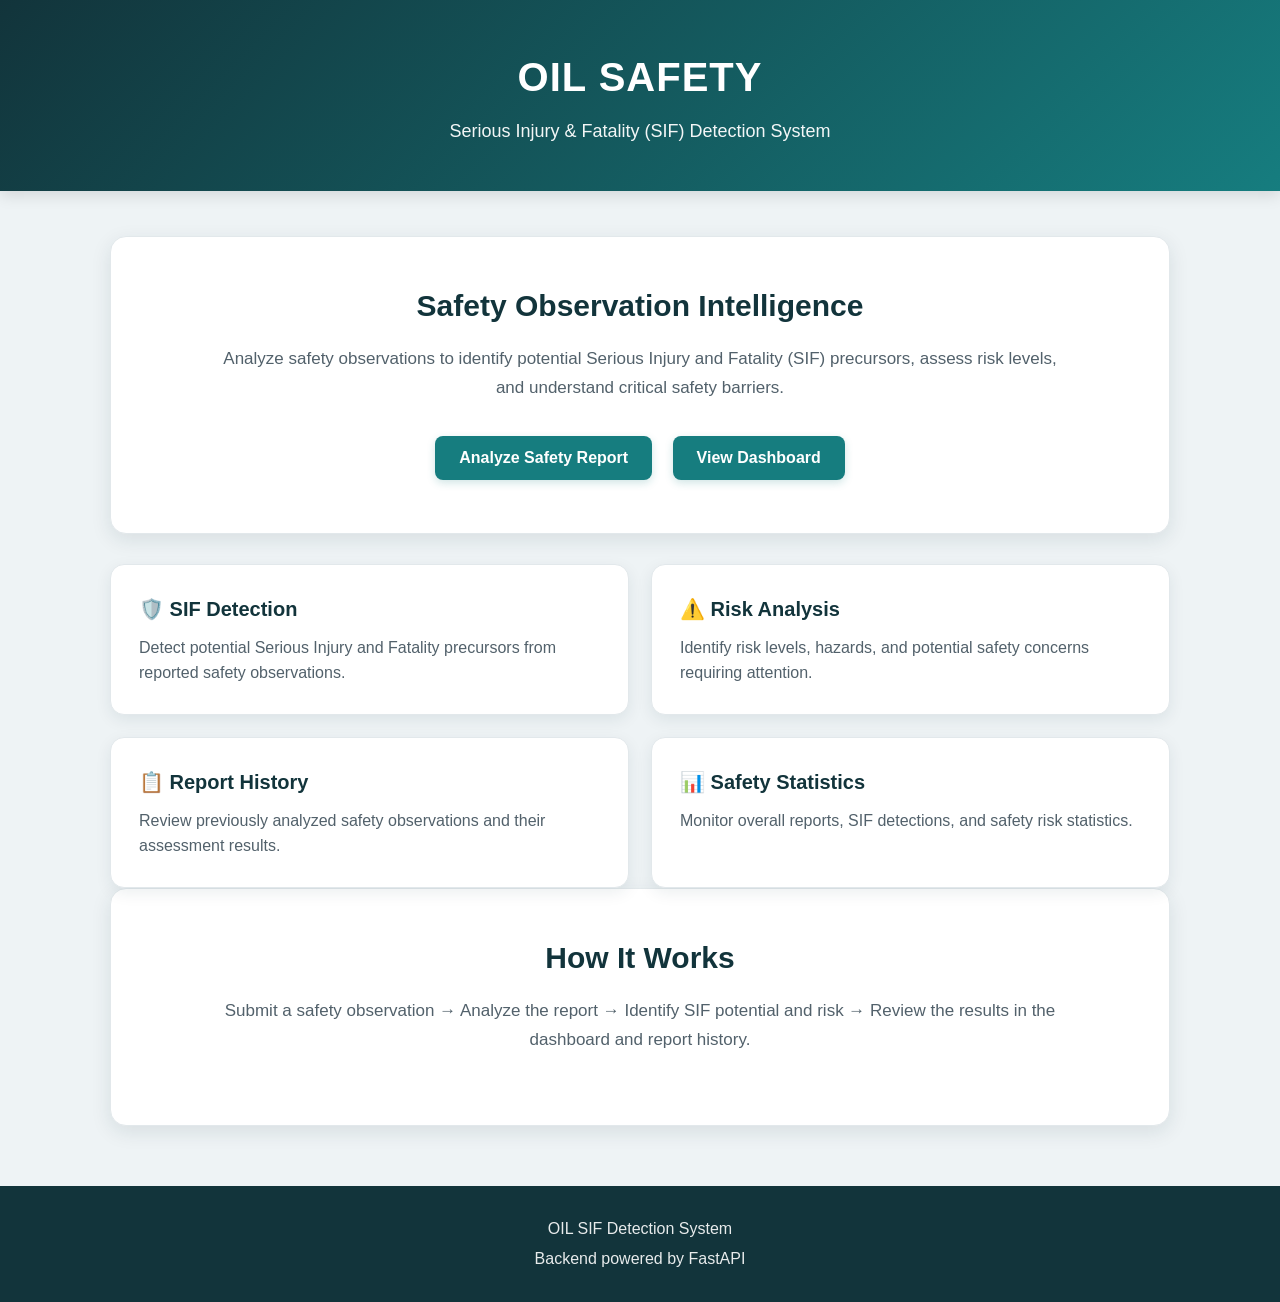
<file: docs/index.html>
<!DOCTYPE html><html lang="en"><head>
    <meta charset="UTF-8">
    <meta name="viewport" content="width=device-width, initial-scale=1.0"><title>OIL Safety - SIF Detection</title>

<link rel="stylesheet" href="css/style.css">

</head><body><!-- Header -->
<header>
    <h1>OIL SAFETY</h1>

    <p>
        Serious Injury & Fatality (SIF) Detection System
    </p>
</header>


<!-- Main Content -->
<main>

    <!-- Hero Section -->
    <section class="welcome">

        <h2>Safety Observation Intelligence</h2>

        <p>
            Analyze safety observations to identify potential
            Serious Injury and Fatality (SIF) precursors,
            assess risk levels, and understand critical
            safety barriers.
        </p>

        <div>

            <button onclick="openAnalyzePage()">
                Analyze Safety Report
            </button>

            <button onclick="openDashboard()">
                View Dashboard
            </button>

        </div>

    </section>


    <!-- System Features -->
    <section class="features">

        <div class="feature-card">

            <h3>🛡️ SIF Detection</h3>

            <p>
                Detect potential Serious Injury and Fatality
                precursors from reported safety observations.
            </p>

        </div>


        <div class="feature-card">

            <h3>⚠️ Risk Analysis</h3>

            <p>
                Identify risk levels, hazards, and potential
                safety concerns requiring attention.
            </p>

        </div>


        <div class="feature-card">

            <h3>📋 Report History</h3>

            <p>
                Review previously analyzed safety observations
                and their assessment results.
            </p>

        </div>


        <div class="feature-card">

            <h3>📊 Safety Statistics</h3>

            <p>
                Monitor overall reports, SIF detections,
                and safety risk statistics.
            </p>

        </div>

    </section>


    <!-- System Information -->
    <section class="welcome">

        <h2>How It Works</h2>

        <p>
            Submit a safety observation → Analyze the report →
            Identify SIF potential and risk → Review the results
            in the dashboard and report history.
        </p>

    </section>

</main>


<!-- Footer -->
<footer>

    <p>
        OIL SIF Detection System
    </p>

    <p>
        Backend powered by FastAPI
    </p>

</footer>


<!-- JavaScript -->
<script>

    function openAnalyzePage() {
        window.location.href = "analyze.html";
    }

    function openDashboard() {
        window.location.href = "dashboard.html";
    }

</script>

</body></html>
</file>
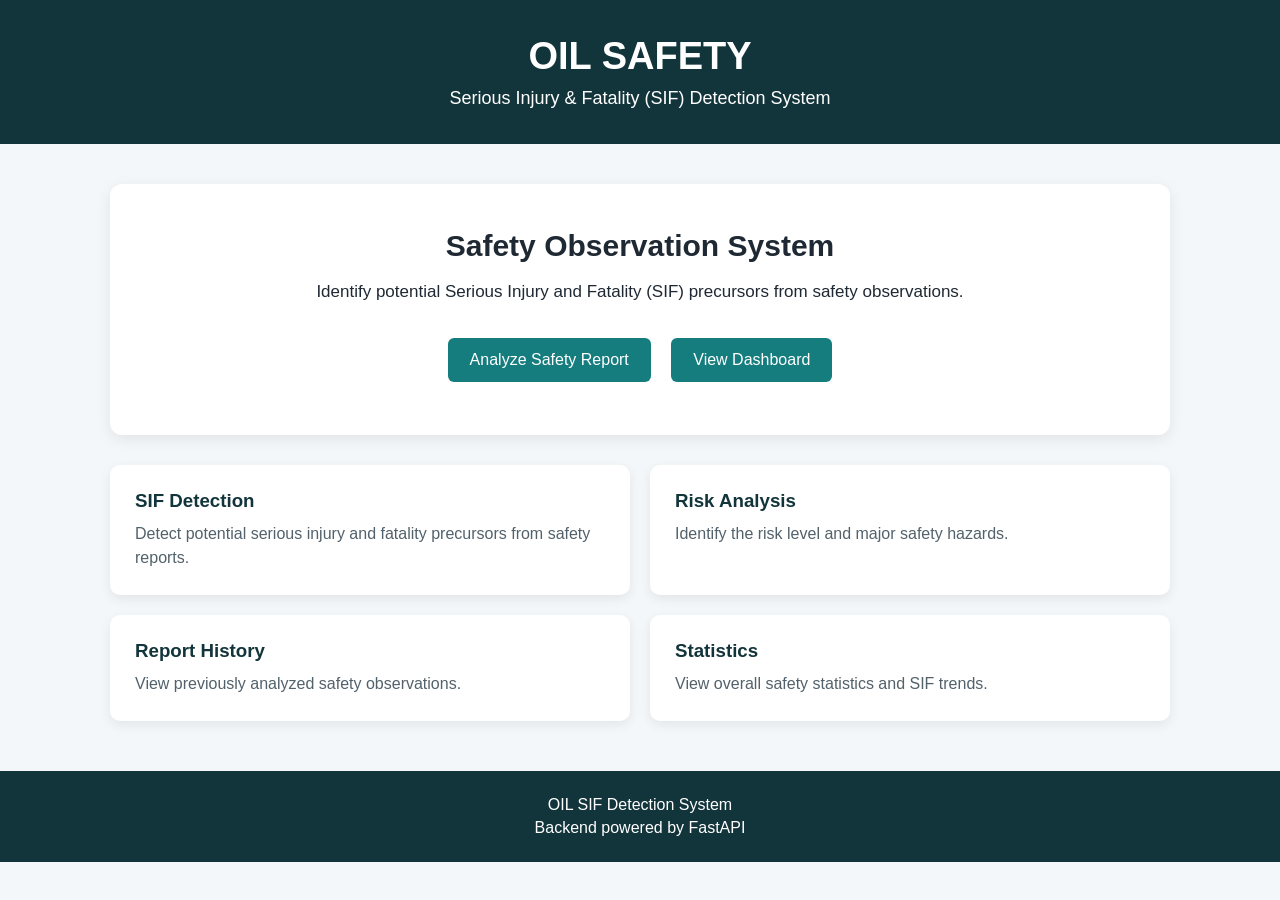
<file: frontenD/index.html>
<!DOCTYPE html>
<html lang="en">

<head>
    <meta charset="UTF-8">
    <meta name="viewport" content="width=device-width, initial-scale=1.0">

    <title>Oil Safety - SIF Detection</title>

    <link rel="stylesheet" href="css/style.css">
</head>

<body>

    <!-- Header -->
    <header>
        <h1>OIL SAFETY</h1>
        <p>Serious Injury & Fatality (SIF) Detection System</p>
    </header>


    <!-- Main Section -->
    <main>

        <section class="welcome">

            <h2>Safety Observation System</h2>

            <p>
                Identify potential Serious Injury and Fatality (SIF)
                precursors from safety observations.
            </p>

            <button onclick="openAnalyzePage()">
                Analyze Safety Report
            </button>

            <button onclick="openDashboard()">
                View Dashboard
            </button>

        </section>


        <!-- Features -->
        <section class="features">

            <div class="feature-card">
                <h3>SIF Detection</h3>
                <p>
                    Detect potential serious injury and fatality
                    precursors from safety reports.
                </p>
            </div>

            <div class="feature-card">
                <h3>Risk Analysis</h3>
                <p>
                    Identify the risk level and major safety hazards.
                </p>
            </div>

            <div class="feature-card">
                <h3>Report History</h3>
                <p>
                    View previously analyzed safety observations.
                </p>
            </div>

            <div class="feature-card">
                <h3>Statistics</h3>
                <p>
                    View overall safety statistics and SIF trends.
                </p>
            </div>

        </section>

    </main>


    <!-- Footer -->
    <footer>

        <p>
            OIL SIF Detection System
        </p>

        <p>
            Backend powered by FastAPI
        </p>

    </footer>


    <!-- JavaScript -->
    <script>

        function openAnalyzePage() {
            window.location.href = "analyze.html";
        }

        function openDashboard() {
            window.location.href = "dashboard.html";
        }

    </script>

</body>

</html>
</file>
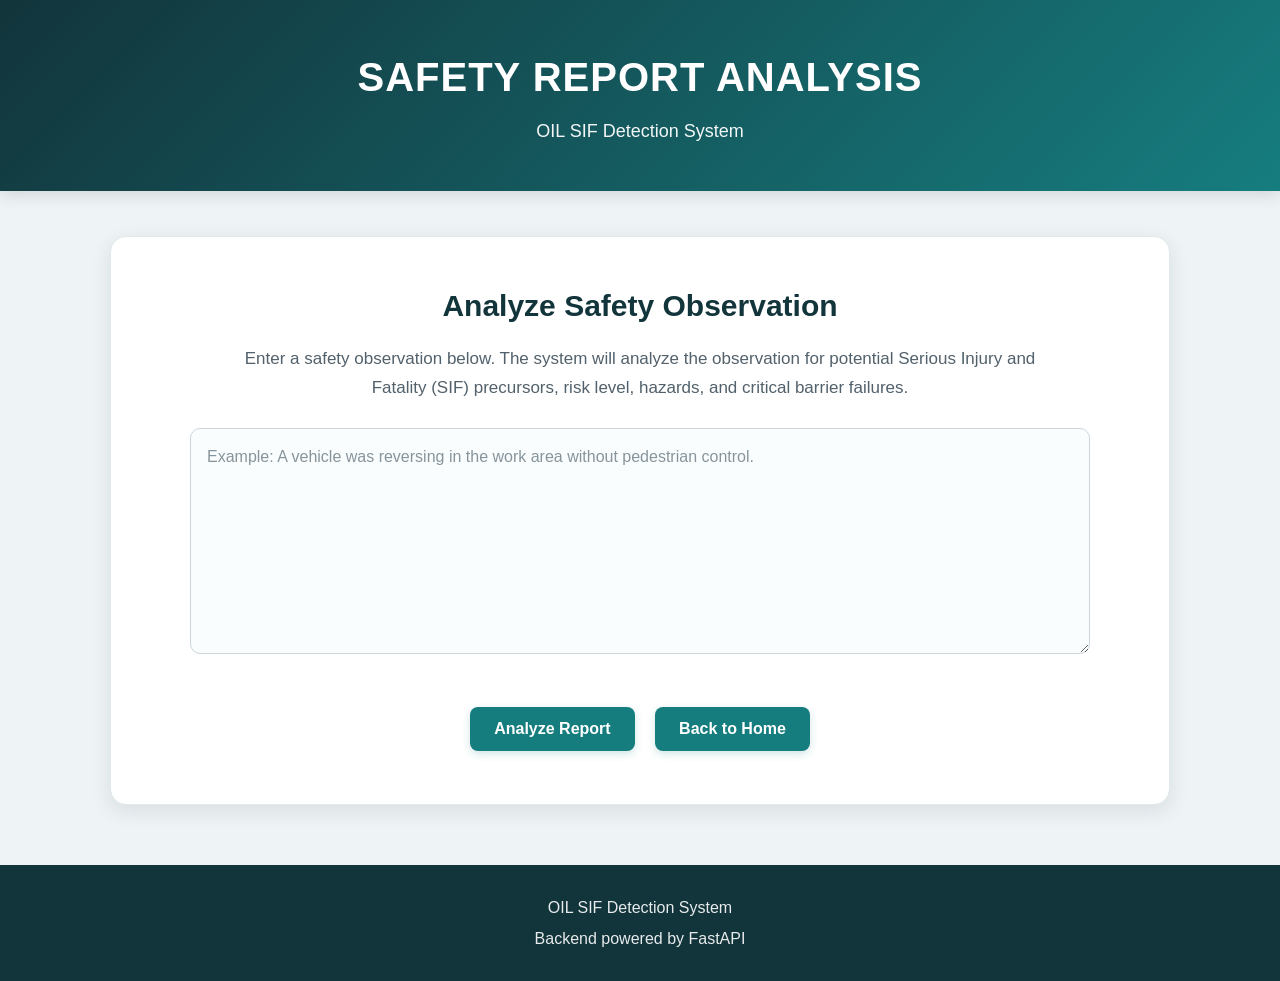
<file: docs/analyze.html>
<!DOCTYPE html><html lang="en"><head>
    <meta charset="UTF-8">
    <meta name="viewport" content="width=device-width, initial-scale=1.0"><title>Analyze Safety Report - OIL SIF Detection</title>

<link rel="stylesheet" href="css/style.css">

</head><body><header>
    <h1>SAFETY REPORT ANALYSIS</h1>

    <p>
        OIL SIF Detection System
    </p>
</header>


<main>

    <!-- Analysis Input -->
    <section class="welcome">

        <h2>Analyze Safety Observation</h2>

        <p>
            Enter a safety observation below. The system will
            analyze the observation for potential Serious Injury
            and Fatality (SIF) precursors, risk level, hazards,
            and critical barrier failures.
        </p>

        <textarea
            id="reportInput"
            placeholder="Example: A vehicle was reversing in the work area without pedestrian control."
            rows="8"></textarea>

        <br>

        <button onclick="analyzeSafetyReport()">
            Analyze Report
        </button>

        <button onclick="window.location.href='index.html'">
            Back to Home
        </button>

    </section>


    <!-- Analysis Result -->
    <section
        id="resultSection"
        class="welcome"
        style="display: none; margin-top: 30px;">

        <h2>Analysis Result</h2>

        <div class="feature-card">
            <h3>🛡️ SIF Potential</h3>
            <p id="sifPotential">-</p>
        </div>


        <div class="feature-card">
            <h3>⚠️ Risk Level</h3>
            <p id="riskLevel">-</p>
        </div>


        <div class="feature-card">
            <h3>📋 Life Saving Rule</h3>
            <p id="lifeSavingRule">-</p>
        </div>


        <div class="feature-card">
            <h3>🔎 Hazard</h3>
            <p id="hazard">-</p>
        </div>


        <div class="feature-card">
            <h3>🧱 Barrier Failure</h3>
            <p id="barrierFailure">-</p>
        </div>


        <div class="feature-card">

            <h3>📊 Confidence</h3>

            <p id="confidence">-</p>

            <div
                id="confidenceBarContainer"
                style="
                    width: 100%;
                    height: 12px;
                    background: #e5e5e5;
                    border-radius: 10px;
                    overflow: hidden;
                ">

                <div
                    id="confidenceBar"
                    style="
                        width: 0%;
                        height: 100%;
                        transition: width 0.5s;
                    ">
                </div>

            </div>

        </div>

    </section>


    <!-- Error -->
    <section
        id="errorSection"
        class="welcome"
        style="display: none; margin-top: 30px;">

        <h2>⚠️ Analysis Error</h2>

        <p id="errorMessage"></p>

    </section>

</main>


<footer>

    <p>
        OIL SIF Detection System
    </p>

    <p>
        Backend powered by FastAPI
    </p>

</footer>


<script src="js/api.js"></script>
<script src="js/analyze.js"></script>

</body></html>
</file>
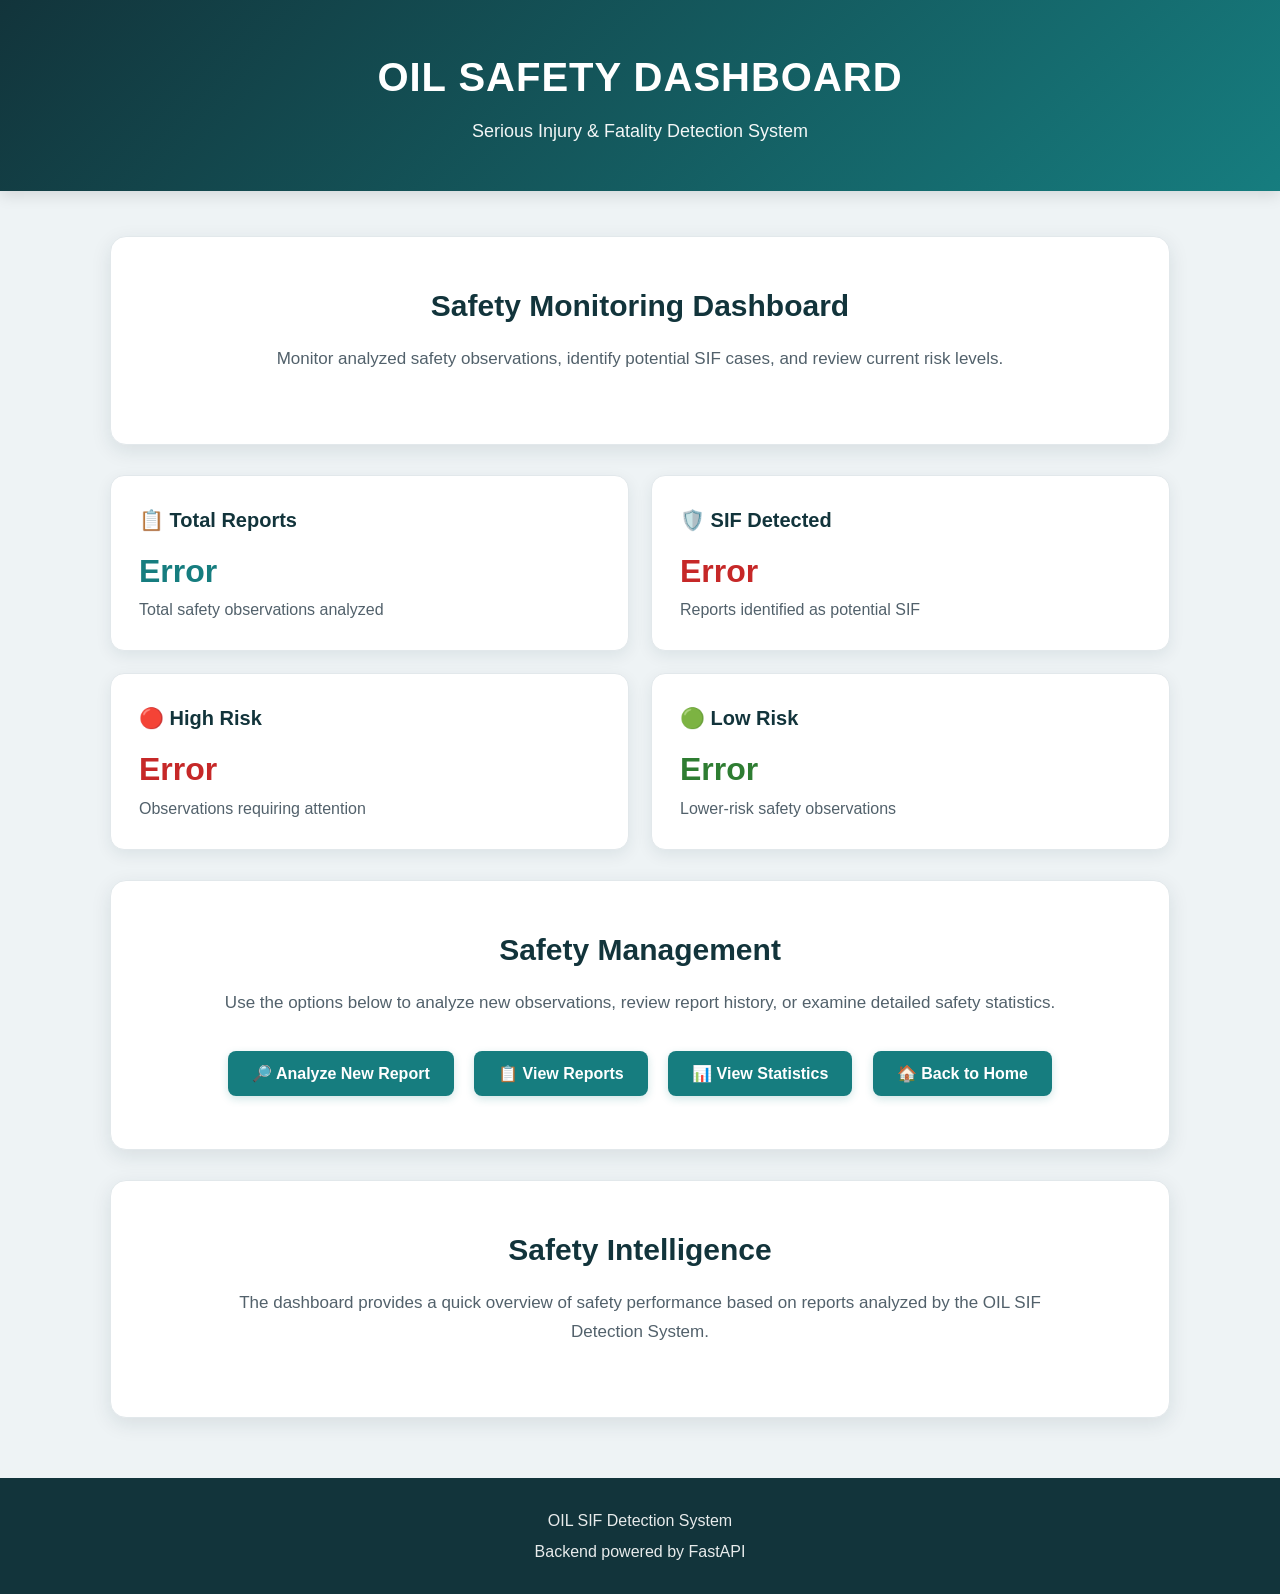
<file: docs/dashboard.html>
<!DOCTYPE html><html lang="en"><head>
    <meta charset="UTF-8">
    <meta name="viewport" content="width=device-width, initial-scale=1.0"><title>Dashboard - OIL SIF Detection</title>

<link rel="stylesheet" href="css/style.css">

</head><body><header>

    <h1>OIL SAFETY DASHBOARD</h1>

    <p>
        Serious Injury & Fatality Detection System
    </p>

</header>


<main>

    <!-- Dashboard Introduction -->
    <section class="welcome">

        <h2>Safety Monitoring Dashboard</h2>

        <p>
            Monitor analyzed safety observations, identify
            potential SIF cases, and review current risk levels.
        </p>

    </section>


    <!-- Safety Overview -->
    <section class="features">

        <div class="feature-card">

            <h3>📋 Total Reports</h3>

            <p
                id="totalReports"
                style="
                    font-size: 32px;
                    font-weight: bold;
                    color: #167d7f;
                ">
                Loading...
            </p>

            <p>
                Total safety observations analyzed
            </p>

        </div>


        <div class="feature-card">

            <h3>🛡️ SIF Detected</h3>

            <p
                id="sifDetected"
                style="
                    font-size: 32px;
                    font-weight: bold;
                    color: #c62828;
                ">
                Loading...
            </p>

            <p>
                Reports identified as potential SIF
            </p>

        </div>


        <div class="feature-card">

            <h3>🔴 High Risk</h3>

            <p
                id="highRisk"
                style="
                    font-size: 32px;
                    font-weight: bold;
                    color: #c62828;
                ">
                Loading...
            </p>

            <p>
                Observations requiring attention
            </p>

        </div>


        <div class="feature-card">

            <h3>🟢 Low Risk</h3>

            <p
                id="lowRisk"
                style="
                    font-size: 32px;
                    font-weight: bold;
                    color: #2e7d32;
                ">
                Loading...
            </p>

            <p>
                Lower-risk safety observations
            </p>

        </div>

    </section>


    <!-- Safety Management -->
    <section
        class="welcome"
        style="margin-top: 30px;">

        <h2>Safety Management</h2>

        <p>
            Use the options below to analyze new observations,
            review report history, or examine detailed safety
            statistics.
        </p>


        <div>

            <button
                onclick="window.location.href='analyze.html'">
                🔎 Analyze New Report
            </button>


            <button
                onclick="window.location.href='reports.html'">
                📋 View Reports
            </button>


            <button
                onclick="window.location.href='statistics.html'">
                📊 View Statistics
            </button>


            <button
                onclick="window.location.href='index.html'">
                🏠 Back to Home
            </button>

        </div>

    </section>


    <!-- Dashboard Information -->
    <section
        class="welcome"
        style="margin-top: 30px;">

        <h2>Safety Intelligence</h2>

        <p>
            The dashboard provides a quick overview of safety
            performance based on reports analyzed by the
            OIL SIF Detection System.
        </p>

    </section>

</main>


<footer>

    <p>
        OIL SIF Detection System
    </p>

    <p>
        Backend powered by FastAPI
    </p>

</footer>


<!-- Backend API -->
<script src="js/api.js"></script>

<!-- Dashboard JavaScript -->
<script src="js/dashboard.js"></script>

</body></html>
</file>
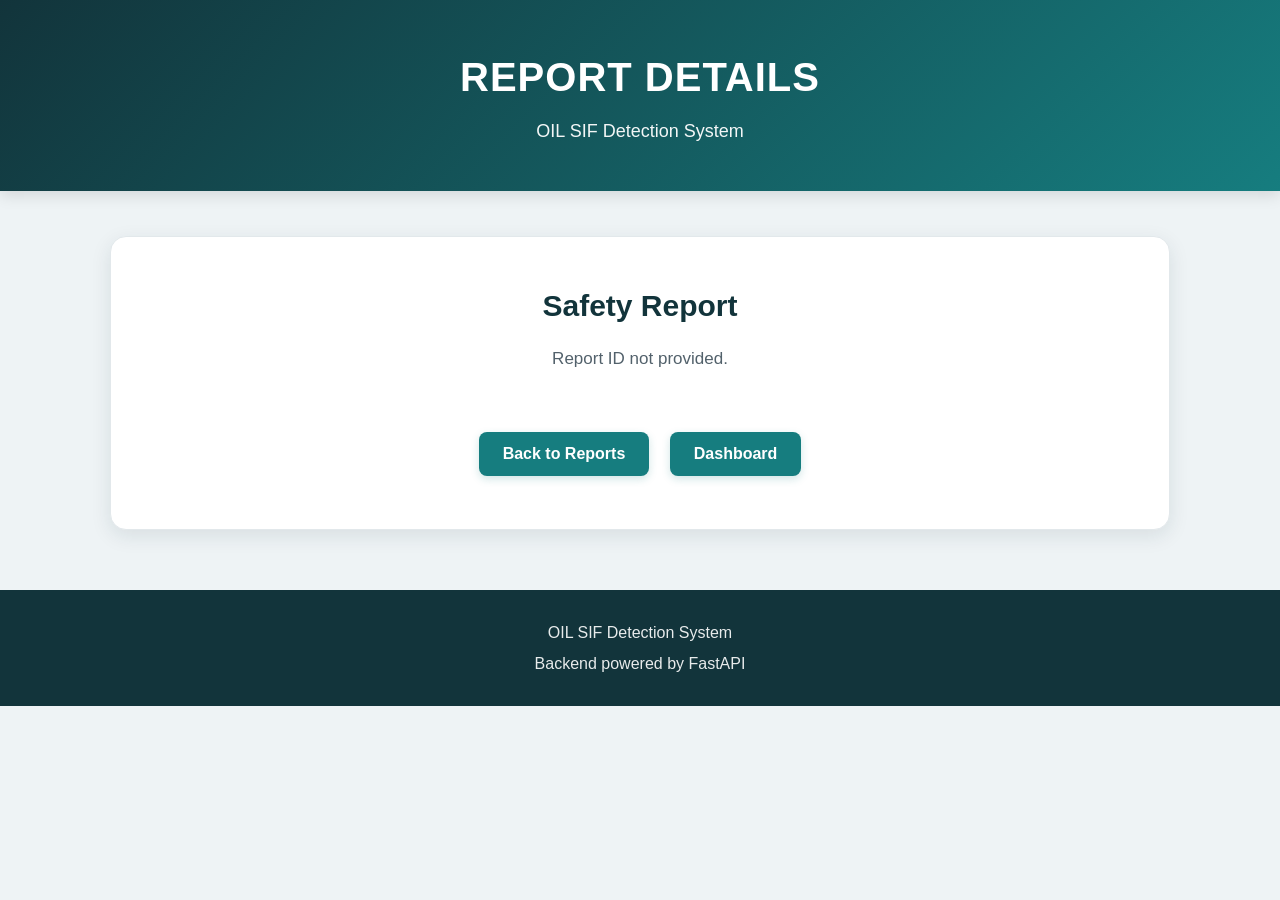
<file: docs/report-details.html>
<!DOCTYPE html>
<html lang="en">

<head>
    <meta charset="UTF-8">
    <meta name="viewport" content="width=device-width, initial-scale=1.0">

    <title>Report Details - OIL SIF Detection</title>

    <link rel="stylesheet" href="css/style.css">
</head>

<body>

    <header>
        <h1>REPORT DETAILS</h1>
        <p>OIL SIF Detection System</p>
    </header>

    <main>

        <section class="welcome">

            <h2>Safety Report</h2>

            <div id="reportContainer">

                <p>Loading report...</p>

            </div>

            <br>

            <button onclick="window.location.href='reports.html'">
                Back to Reports
            </button>

            <button onclick="window.location.href='dashboard.html'">
                Dashboard
            </button>

        </section>

    </main>

    <footer>

        <p>OIL SIF Detection System</p>

        <p>Backend powered by FastAPI</p>

    </footer>

    <script src="js/api.js"></script>

    <script>

        async function loadReportDetails() {

            const container =
                document.getElementById("reportContainer");

            // Get report ID from URL
            const urlParams =
                new URLSearchParams(window.location.search);

            const reportId =
                urlParams.get("id");

            console.log("REPORT ID:", reportId);


            // Check ID
            if (!reportId) {

                container.innerHTML = `
                    <p>Report ID not provided.</p>
                `;

                return;
            }


            try {

                // Get report directly from backend
                const report =
                    await getReport(reportId);

                console.log(
                    "REPORT DETAILS RESPONSE:",
                    report
                );


                // Check backend response
                if (!report || !report.id) {

                    container.innerHTML = `
                        <p>Report not found.</p>
                    `;

                    return;
                }


                // Confidence
                const confidence =
                    typeof report.confidence === "number"
                        ? Math.round(report.confidence * 100) + "%"
                        : "N/A";


                // Display report
                container.innerHTML = `

                    <div class="feature-card">

                        <h3>
                            Report #${report.id}
                        </h3>

                        <p>
                            <strong>
                                Observation:
                            </strong>
                            <br>
                            ${report.report ?? "N/A"}
                        </p>

                        <p>
                            <strong>
                                SIF Potential:
                            </strong>
                            ${report.sif_potential ?? "N/A"}
                        </p>

                        <p>
                            <strong>
                                Risk Level:
                            </strong>
                            ${report.risk_level ?? "N/A"}
                        </p>

                        <p>
                            <strong>
                                Life Saving Rule:
                            </strong>
                            ${report.life_saving_rule ?? "N/A"}
                        </p>

                        <p>
                            <strong>
                                Hazard:
                            </strong>
                            ${report.hazard ?? "N/A"}
                        </p>

                        <p>
                            <strong>
                                Barrier Failure:
                            </strong>
                            ${report.barrier_failure ?? "N/A"}
                        </p>

                        <p>
                            <strong>
                                Confidence:
                            </strong>
                            ${confidence}
                        </p>

                        <p>
                            <strong>
                                Created At:
                            </strong>
                            ${report.created_at ?? "N/A"}
                        </p>

                    </div>

                `;

            }

            catch (error) {

                console.error(
                    "Report details error:",
                    error
                );

                container.innerHTML = `
                    <p>
                        Unable to connect to backend.
                    </p>
                `;
            }
        }


        // Load report when page opens
        loadReportDetails();

    </script>

</body>

</html>
</file>
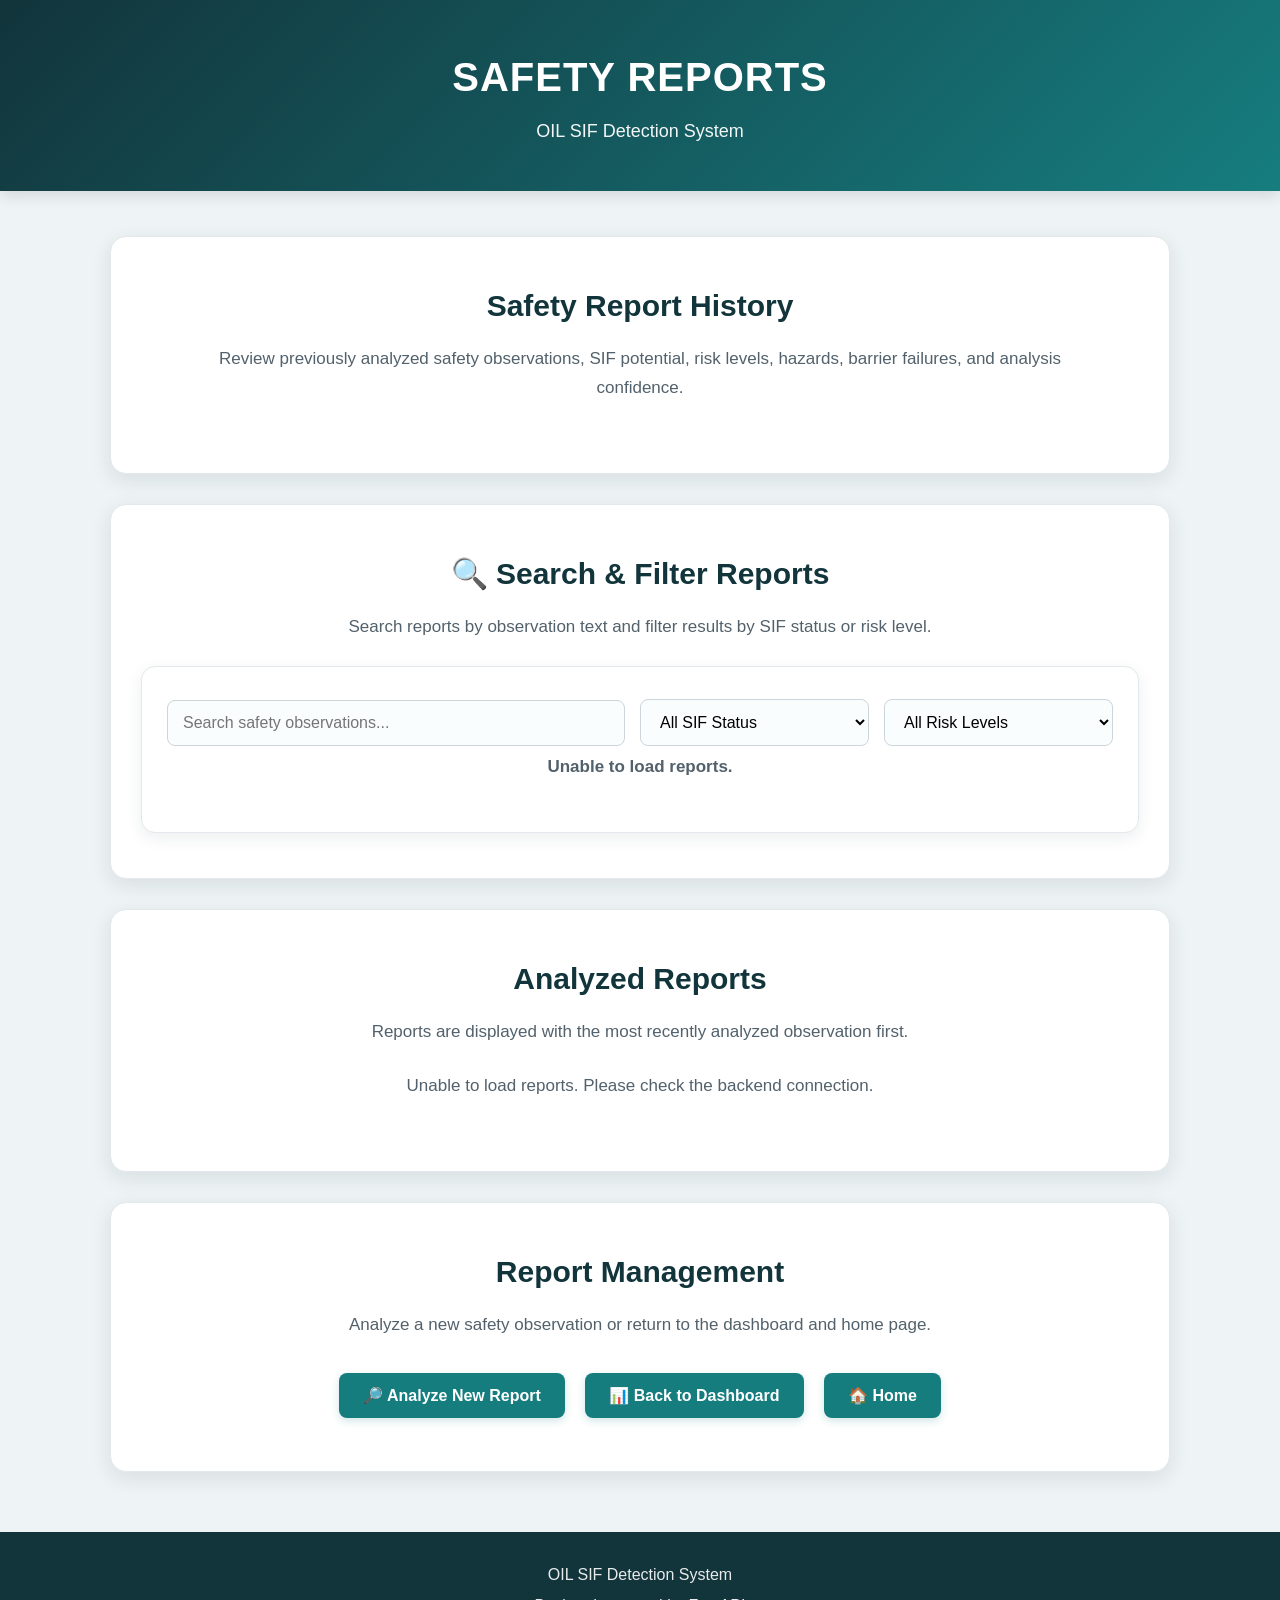
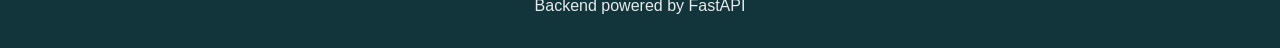
<file: docs/reports.html>
<!DOCTYPE html>
<html lang="en">

<head>

    <meta charset="UTF-8">

    <meta
        name="viewport"
        content="width=device-width, initial-scale=1.0">

    <title>Safety Reports - OIL SIF Detection</title>

    <link
        rel="stylesheet"
        href="css/style.css">

    <style>

        /* Search and Filters */

        .report-controls {
            background: white;
            padding: 25px;
            margin-top: 25px;
            border-radius: 14px;
            border: 1px solid #e2e8eb;
            box-shadow: 0 5px 16px rgba(18, 52, 59, 0.08);
        }

        .report-controls input,
        .report-controls select {
            width: 100%;
            padding: 13px 15px;
            margin: 7px 0;
            border: 1px solid #cbd5da;
            border-radius: 8px;
            font-size: 16px;
            font-family: Arial, sans-serif;
            background: #fafdfe;
        }

        .report-controls input:focus,
        .report-controls select:focus {
            outline: none;
            border-color: #167d7f;
            box-shadow: 0 0 0 3px rgba(22, 125, 127, 0.12);
        }

        .filter-grid {
            display: grid;
            grid-template-columns: 2fr 1fr 1fr;
            gap: 15px;
            align-items: center;
        }

        .report-count {
            margin-top: 15px;
            color: #52616b;
            font-weight: 600;
        }

        .no-results {
            text-align: center;
            padding: 30px;
            color: #52616b;
        }

        @media (max-width: 700px) {

            .filter-grid {
                grid-template-columns: 1fr;
            }

        }

    </style>

</head>


<body>

    <header>

        <h1>SAFETY REPORTS</h1>

        <p>
            OIL SIF Detection System
        </p>

    </header>


    <main>

        <!-- Reports Introduction -->

        <section class="welcome">

            <h2>Safety Report History</h2>

            <p>
                Review previously analyzed safety observations,
                SIF potential, risk levels, hazards, barrier failures,
                and analysis confidence.
            </p>

        </section>


        <!-- Search and Filters -->

        <section class="welcome" style="margin-top: 30px;">

            <h2>🔍 Search & Filter Reports</h2>

            <p>
                Search reports by observation text and filter
                results by SIF status or risk level.
            </p>


            <div class="report-controls">

                <div class="filter-grid">

                    <!-- Search -->

                    <input
                        type="text"
                        id="searchInput"
                        placeholder="Search safety observations...">


                    <!-- SIF Filter -->

                    <select id="sifFilter">

                        <option value="ALL">
                            All SIF Status
                        </option>

                        <option value="YES">
                            SIF Detected
                        </option>

                        <option value="NO">
                            No SIF
                        </option>

                    </select>


                    <!-- Risk Filter -->

                    <select id="riskFilter">

                        <option value="ALL">
                            All Risk Levels
                        </option>

                        <option value="HIGH">
                            High Risk
                        </option>

                        <option value="MEDIUM">
                            Medium Risk
                        </option>

                        <option value="LOW">
                            Low Risk
                        </option>

                    </select>

                </div>


                <p
                    id="reportCount"
                    class="report-count">
                    Loading reports...
                </p>

            </div>

        </section>


        <!-- Reports -->

        <section
            class="welcome"
            style="margin-top: 30px;">

            <h2>Analyzed Reports</h2>

            <p>
                Reports are displayed with the most recently
                analyzed observation first.
            </p>


            <div id="reportsContainer">

                <p>
                    Loading reports...
                </p>

            </div>

        </section>


        <!-- Navigation -->

        <section
            class="welcome"
            style="margin-top: 30px;">

            <h2>Report Management</h2>

            <p>
                Analyze a new safety observation or return to
                the dashboard and home page.
            </p>


            <div>

                <button
                    onclick="window.location.href='analyze.html'">
                    🔎 Analyze New Report
                </button>


                <button
                    onclick="window.location.href='dashboard.html'">
                    📊 Back to Dashboard
                </button>


                <button
                    onclick="window.location.href='index.html'">
                    🏠 Home
                </button>

            </div>

        </section>

    </main>


    <footer>

        <p>
            OIL SIF Detection System
        </p>

        <p>
            Backend powered by FastAPI
        </p>

    </footer>


    <script src="js/api.js"></script>

    <script src="js/reports.js"></script>


    <!-- Search & Filter Logic -->

    <script>

        let allReports = [];


        async function initializeFilters() {

            try {

                allReports =
                    await getReports();

                if (!Array.isArray(allReports)) {

                    throw new Error(
                        "Invalid reports data."
                    );

                }

                applyFilters();

            } catch (error) {

                console.error(
                    "Filter initialization error:",
                    error
                );

                document.getElementById("reportCount")
                    .textContent =
                    "Unable to load reports.";

            }

        }


        function applyFilters() {

            const searchText =
                document.getElementById("searchInput")
                    .value
                    .toLowerCase()
                    .trim();


            const sifFilter =
                document.getElementById("sifFilter")
                    .value;


            const riskFilter =
                document.getElementById("riskFilter")
                    .value;


            const filteredReports =
                allReports.filter(report => {

                    const observation =
                        (
                            report.report ?? ""
                        ).toLowerCase();


                    const matchesSearch =
                        observation.includes(
                            searchText
                        );


                    const matchesSif =
                        sifFilter === "ALL" ||
                        report.sif_potential === sifFilter;


                    const matchesRisk =
                        riskFilter === "ALL" ||
                        report.risk_level === riskFilter;


                    return (
                        matchesSearch &&
                        matchesSif &&
                        matchesRisk
                    );

                });


            displayFilteredReports(
                filteredReports
            );

        }


        function displayFilteredReports(
            reports
        ) {

            const container =
                document.getElementById(
                    "reportsContainer"
                );


            const count =
                document.getElementById(
                    "reportCount"
                );


            count.textContent =
                `Showing ${reports.length} of ${allReports.length} reports`;


            if (reports.length === 0) {

                container.innerHTML = `

                    <div class="no-results">

                        <h3>
                            No Reports Found
                        </h3>

                        <p>
                            Try changing your search
                            or filter options.
                        </p>

                    </div>

                `;

                return;

            }


            container.innerHTML = "";


            reports.forEach(report => {

                const reportCard =
                    document.createElement("div");


                reportCard.className =
                    "feature-card";


                reportCard.style.marginTop =
                    "20px";


                const confidence =
                    typeof report.confidence === "number"
                        ? Math.round(
                            report.confidence * 100
                        ) + "%"
                        : "N/A";


                let sifStatus =
                    report.sif_potential ?? "N/A";


                if (
                    report.sif_potential === "YES"
                ) {

                    sifStatus =
                        "🔴 YES - SIF";

                } else if (
                    report.sif_potential === "NO"
                ) {

                    sifStatus =
                        "🟢 NO - SIF";

                }


                let riskStatus =
                    report.risk_level ?? "N/A";


                if (
                    report.risk_level === "HIGH"
                ) {

                    riskStatus =
                        "🔴 HIGH";

                } else if (
                    report.risk_level === "MEDIUM"
                ) {

                    riskStatus =
                        "🟠 MEDIUM";

                } else if (
                    report.risk_level === "LOW"
                ) {

                    riskStatus =
                        "🟢 LOW";

                }


                reportCard.innerHTML = `

                    <h3>
                        Report #${report.id}
                    </h3>

                    <p>
                        <strong>
                            SIF Potential:
                        </strong>
                        ${sifStatus}
                    </p>

                    <p>
                        <strong>
                            Risk Level:
                        </strong>
                        ${riskStatus}
                    </p>

                    <p>
                        <strong>
                            Observation:
                        </strong>
                        <br>
                        ${report.report ?? "N/A"}
                    </p>

                    <p>
                        <strong>
                            Life Saving Rule:
                        </strong>
                        ${report.life_saving_rule ?? "N/A"}
                    </p>

                    <p>
                        <strong>
                            Hazard:
                        </strong>
                        ${report.hazard ?? "N/A"}
                    </p>

                    <p>
                        <strong>
                            Barrier Failure:
                        </strong>
                        ${report.barrier_failure ?? "N/A"}
                    </p>

                    <p>
                        <strong>
                            Confidence:
                        </strong>
                        ${confidence}
                    </p>

                    <p>
                        <strong>
                            Date:
                        </strong>
                        ${report.created_at ?? "N/A"}
                    </p>

                    <button
                        onclick="
                            viewReportDetails(${report.id})
                        ">
                        View Details
                    </button>

                `;


                container.appendChild(
                    reportCard
                );

            });

        }


        document.getElementById(
            "searchInput"
        ).addEventListener(
            "input",
            applyFilters
        );


        document.getElementById(
            "sifFilter"
        ).addEventListener(
            "change",
            applyFilters
        );


        document.getElementById(
            "riskFilter"
        ).addEventListener(
            "change",
            applyFilters
        );


        initializeFilters();

    </script>

</body>

</html>
</file>
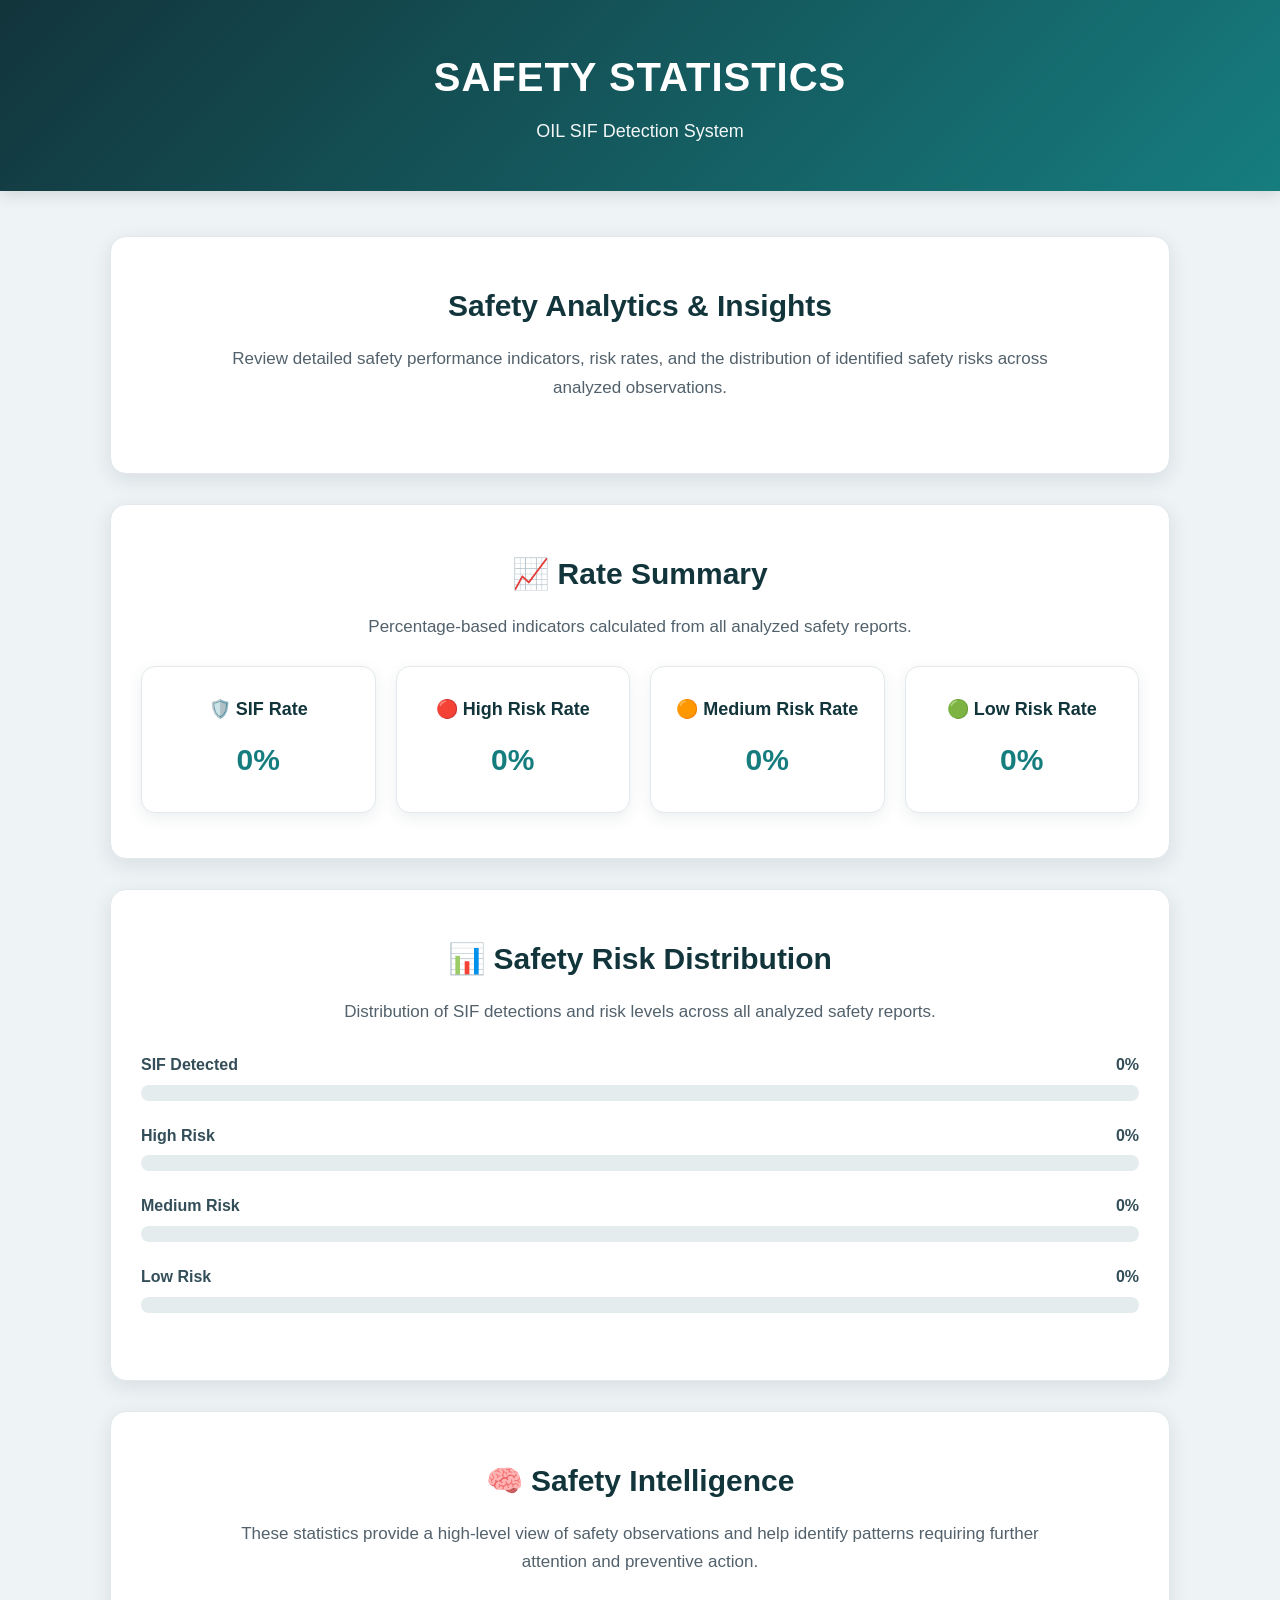
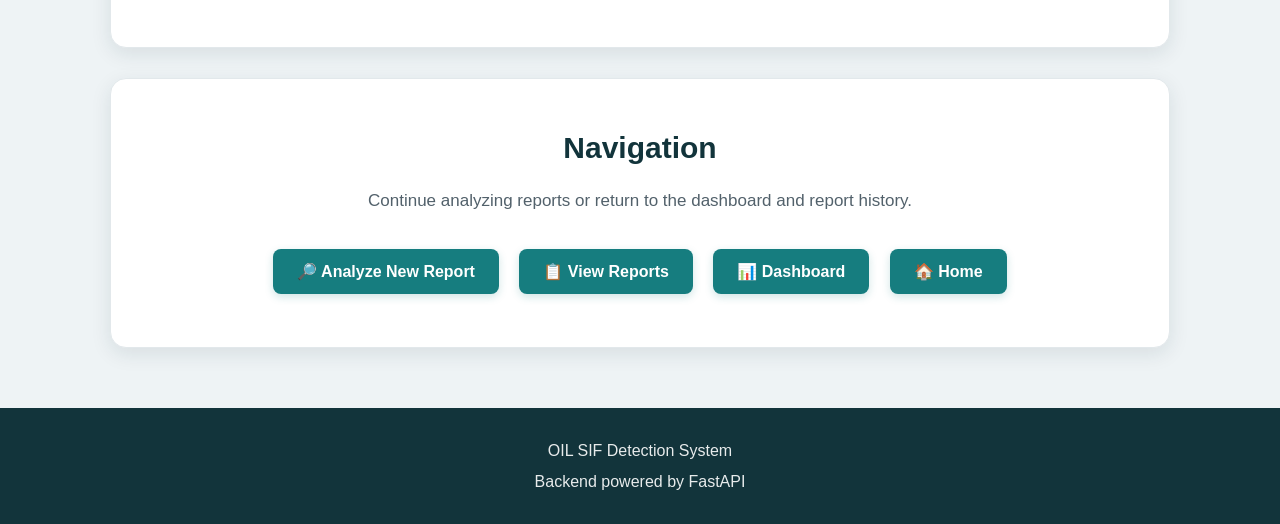
<file: docs/statistics.html>
<!DOCTYPE html><html lang="en"><head><meta charset="UTF-8">

<meta
    name="viewport"
    content="width=device-width, initial-scale=1.0">

<title>Safety Statistics - OIL SIF Detection</title>

<link
    rel="stylesheet"
    href="css/style.css">

<style>

    .rate-grid {
        display: grid;
        grid-template-columns: repeat(4, 1fr);
        gap: 20px;
        margin-top: 25px;
    }

    .rate-card {
        background: white;
        padding: 28px 20px;
        border-radius: 14px;
        border: 1px solid #e2e8eb;
        box-shadow: 0 5px 16px rgba(18, 52, 59, 0.08);
        text-align: center;
    }

    .rate-card h3 {
        color: #12343b;
        margin-bottom: 12px;
        font-size: 18px;
    }

    .rate-value {
        font-size: 30px;
        font-weight: 700;
        color: #167d7f;
    }

    .distribution {
        margin-top: 30px;
    }

    .bar-row {
        margin: 22px 0;
    }

    .bar-label {
        display: flex;
        justify-content: space-between;
        margin-bottom: 7px;
        font-weight: 600;
        color: #334e58;
    }

    .bar-container {
        width: 100%;
        height: 16px;
        background: #e5ecee;
        border-radius: 10px;
        overflow: hidden;
    }

    .bar {
        height: 100%;
        width: 0%;
        background: linear-gradient(
            90deg,
            #167d7f,
            #24a6a8
        );
        border-radius: 10px;
        transition: width 0.6s ease;
    }

    @media (max-width: 800px) {

        .rate-grid {
            grid-template-columns: repeat(2, 1fr);
        }

    }

    @media (max-width: 500px) {

        .rate-grid {
            grid-template-columns: 1fr;
        }

    }

</style>

</head><body><header>

    <h1>SAFETY STATISTICS</h1>

    <p>
        OIL SIF Detection System
    </p>

</header>

<main>

    <!-- Introduction -->

    <section class="welcome">

        <h2>Safety Analytics & Insights</h2>

        <p>
            Review detailed safety performance indicators,
            risk rates, and the distribution of identified
            safety risks across analyzed observations.
        </p>

    </section>


    <!-- Rate Summary -->

    <section
        class="welcome"
        style="margin-top: 30px;">

        <h2>📈 Rate Summary</h2>

        <p>
            Percentage-based indicators calculated from
            all analyzed safety reports.
        </p>

        <div class="rate-grid">

            <div class="rate-card">

                <h3>🛡️ SIF Rate</h3>

                <div
                    id="sifRate"
                    class="rate-value">
                    0%
                </div>

            </div>


            <div class="rate-card">

                <h3>🔴 High Risk Rate</h3>

                <div
                    id="highRiskRate"
                    class="rate-value">
                    0%
                </div>

            </div>


            <div class="rate-card">

                <h3>🟠 Medium Risk Rate</h3>

                <div
                    id="mediumRiskRate"
                    class="rate-value">
                    0%
                </div>

            </div>


            <div class="rate-card">

                <h3>🟢 Low Risk Rate</h3>

                <div
                    id="lowRiskRate"
                    class="rate-value">
                    0%
                </div>

            </div>

        </div>

    </section>


    <!-- Risk Distribution -->

    <section
        class="welcome distribution">

        <h2>📊 Safety Risk Distribution</h2>

        <p>
            Distribution of SIF detections and risk levels
            across all analyzed safety reports.
        </p>


        <div class="bar-row">

            <div class="bar-label">

                <span>SIF Detected</span>

                <span id="sifBarValue">
                    0%
                </span>

            </div>

            <div class="bar-container">

                <div
                    id="sifBar"
                    class="bar">
                </div>

            </div>

        </div>


        <div class="bar-row">

            <div class="bar-label">

                <span>High Risk</span>

                <span id="highRiskBarValue">
                    0%
                </span>

            </div>

            <div class="bar-container">

                <div
                    id="highRiskBar"
                    class="bar">
                </div>

            </div>

        </div>


        <div class="bar-row">

            <div class="bar-label">

                <span>Medium Risk</span>

                <span id="mediumRiskBarValue">
                    0%
                </span>

            </div>

            <div class="bar-container">

                <div
                    id="mediumRiskBar"
                    class="bar">
                </div>

            </div>

        </div>


        <div class="bar-row">

            <div class="bar-label">

                <span>Low Risk</span>

                <span id="lowRiskBarValue">
                    0%
                </span>

            </div>

            <div class="bar-container">

                <div
                    id="lowRiskBar"
                    class="bar">
                </div>

            </div>

        </div>

    </section>


    <!-- Safety Intelligence -->

    <section
        class="welcome"
        style="margin-top: 30px;">

        <h2>🧠 Safety Intelligence</h2>

        <p>
            These statistics provide a high-level view of
            safety observations and help identify patterns
            requiring further attention and preventive action.
        </p>

    </section>


    <!-- Navigation -->

    <section
        class="welcome"
        style="margin-top: 30px;">

        <h2>Navigation</h2>

        <p>
            Continue analyzing reports or return to the
            dashboard and report history.
        </p>

        <div>

            <button
                onclick="window.location.href='analyze.html'">
                🔎 Analyze New Report
            </button>

            <button
                onclick="window.location.href='reports.html'">
                📋 View Reports
            </button>

            <button
                onclick="window.location.href='dashboard.html'">
                📊 Dashboard
            </button>

            <button
                onclick="window.location.href='index.html'">
                🏠 Home
            </button>

        </div>

    </section>

</main>


<footer>

    <p>
        OIL SIF Detection System
    </p>

    <p>
        Backend powered by FastAPI
    </p>

</footer>


<script src="js/api.js"></script>

<script src="js/statistics.js"></script>


<script>

    async function loadDetailedStatistics() {

        try {

            const data =
                await getStatistics();

            if (!data) {
                throw new Error(
                    "No statistics received."
                );
            }

            const total =
                data.total_reports || 0;

            const sif =
                data.sif_reports || 0;

            const high =
                data.high_risk || 0;

            const medium =
                data.medium_risk || 0;

            const low =
                data.low_risk || 0;


            if (total === 0) {

                return;

            }


            const sifRate =
                (sif / total) * 100;

            const highRate =
                (high / total) * 100;

            const mediumRate =
                (medium / total) * 100;

            const lowRate =
                (low / total) * 100;


            document.getElementById(
                "sifRate"
            ).textContent =
                sifRate.toFixed(1) + "%";


            document.getElementById(
                "highRiskRate"
            ).textContent =
                highRate.toFixed(1) + "%";


            document.getElementById(
                "mediumRiskRate"
            ).textContent =
                mediumRate.toFixed(1) + "%";


            document.getElementById(
                "lowRiskRate"
            ).textContent =
                lowRate.toFixed(1) + "%";


            document.getElementById(
                "sifBar"
            ).style.width =
                sifRate + "%";


            document.getElementById(
                "highRiskBar"
            ).style.width =
                highRate + "%";


            document.getElementById(
                "mediumRiskBar"
            ).style.width =
                mediumRate + "%";


            document.getElementById(
                "lowRiskBar"
            ).style.width =
                lowRate + "%";


            document.getElementById(
                "sifBarValue"
            ).textContent =
                sifRate.toFixed(1) + "%";


            document.getElementById(
                "highRiskBarValue"
            ).textContent =
                highRate.toFixed(1) + "%";


            document.getElementById(
                "mediumRiskBarValue"
            ).textContent =
                mediumRate.toFixed(1) + "%";


            document.getElementById(
                "lowRiskBarValue"
            ).textContent =
                lowRate.toFixed(1) + "%";

        }

        catch (error) {

            console.error(
                "Detailed statistics error:",
                error
            );

        }

    }

    loadDetailedStatistics();

</script>

</body></html>
</file>
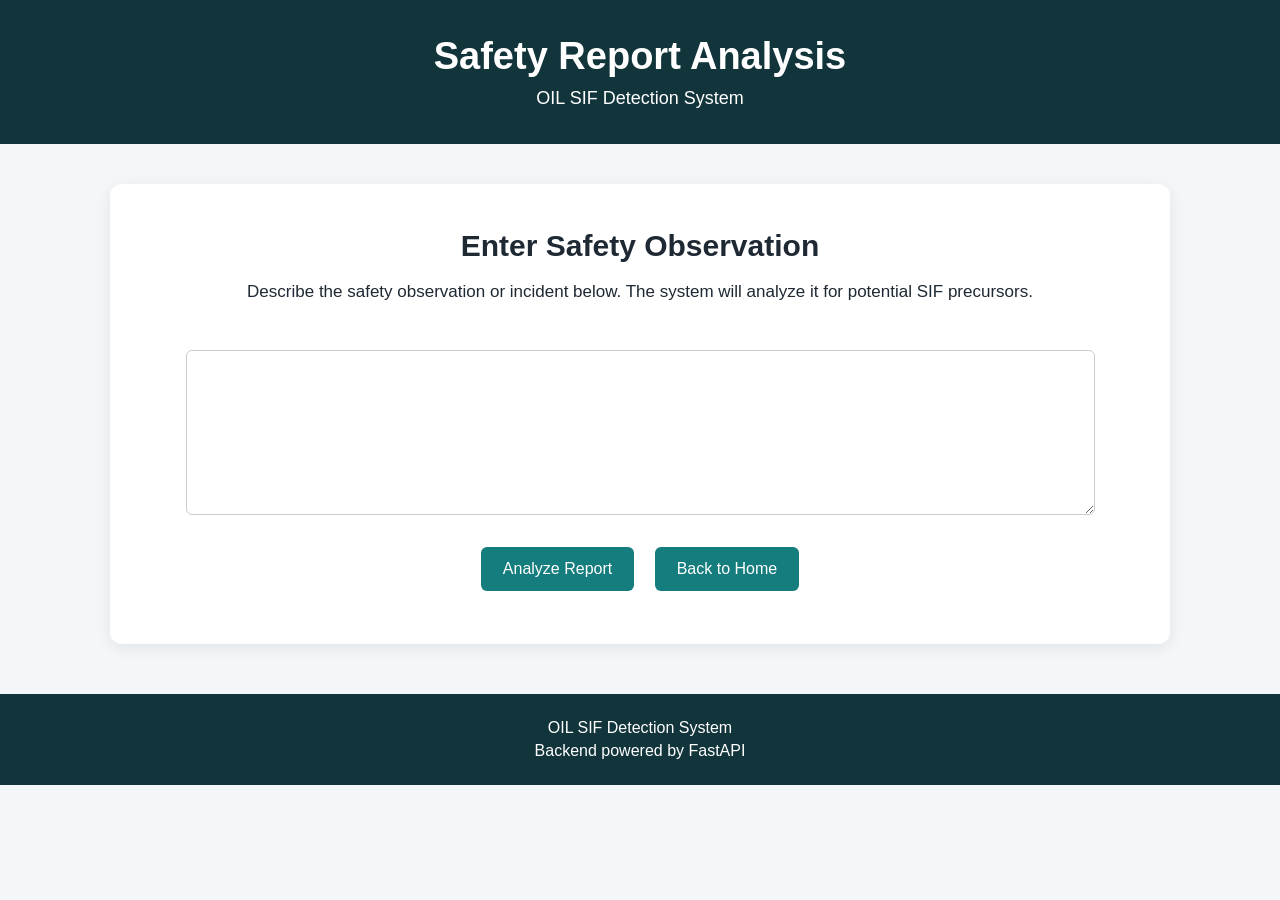
<file: frontenD/analyze.html>
<!DOCTYPE html>
<html lang="en">

<head>
    <meta charset="UTF-8">
    <meta name="viewport" content="width=device-width, initial-scale=1.0">

    <title>Analyze Safety Report</title>

    <link rel="stylesheet" href="css/style.css">
</head>

<body>

    <!-- Header -->
    <header>
        <h1>Safety Report Analysis</h1>
        <p>OIL SIF Detection System</p>
    </header>


    <main>

        <!-- Input Section -->
        <section class="welcome">

            <h2>Enter Safety Observation</h2>

            <p>
                Describe the safety observation or incident below.
                The system will analyze it for potential SIF precursors.
            </p>

            <textarea
                id="reportInput"
                placeholder="Example: Worker entered a confined space. Oxygen level is low and toxic gas is detected."
                rows="7"
                style="width: 90%; padding: 15px; font-size: 16px; margin: 20px 0; border: 1px solid #ccc; border-radius: 6px;">
            </textarea>

            <br>

            <button onclick="analyzeSafetyReport()">
                Analyze Report
            </button>

            <button onclick="window.location.href='./index.html'">
    Back to Home
</button>

        </section>


        <!-- Result Section -->
        <section
            id="resultSection"
            class="welcome"
            style="display: none; margin-top: 30px;">

            <h2>Analysis Result</h2>

            <div class="feature-card">

                <h3>SIF Potential</h3>
                <p id="sifPotential">-</p>

            </div>

            <div class="feature-card">

                <h3>Risk Level</h3>
                <p id="riskLevel">-</p>

            </div>

            <div class="feature-card">

                <h3>Life Saving Rule</h3>
                <p id="lifeSavingRule">-</p>

            </div>

            <div class="feature-card">

                <h3>Hazard</h3>
                <p id="hazard">-</p>

            </div>

            <div class="feature-card">

                <h3>Barrier Failure</h3>
                <p id="barrierFailure">-</p>

            </div>

            <div class="feature-card">

                <h3>Confidence</h3>
                <p id="confidence">-</p>

            </div>

        </section>


        <!-- Error Message -->
        <section
            id="errorSection"
            class="welcome"
            style="display: none; margin-top: 30px;">

            <h2>Error</h2>

            <p id="errorMessage"></p>

        </section>

    </main>


    <footer>

        <p>OIL SIF Detection System</p>

        <p>Backend powered by FastAPI</p>

    </footer>


    <script src="js/api.js"></script>

    <script src="js/analyze.js"></script>

</body>

</html>
</file>
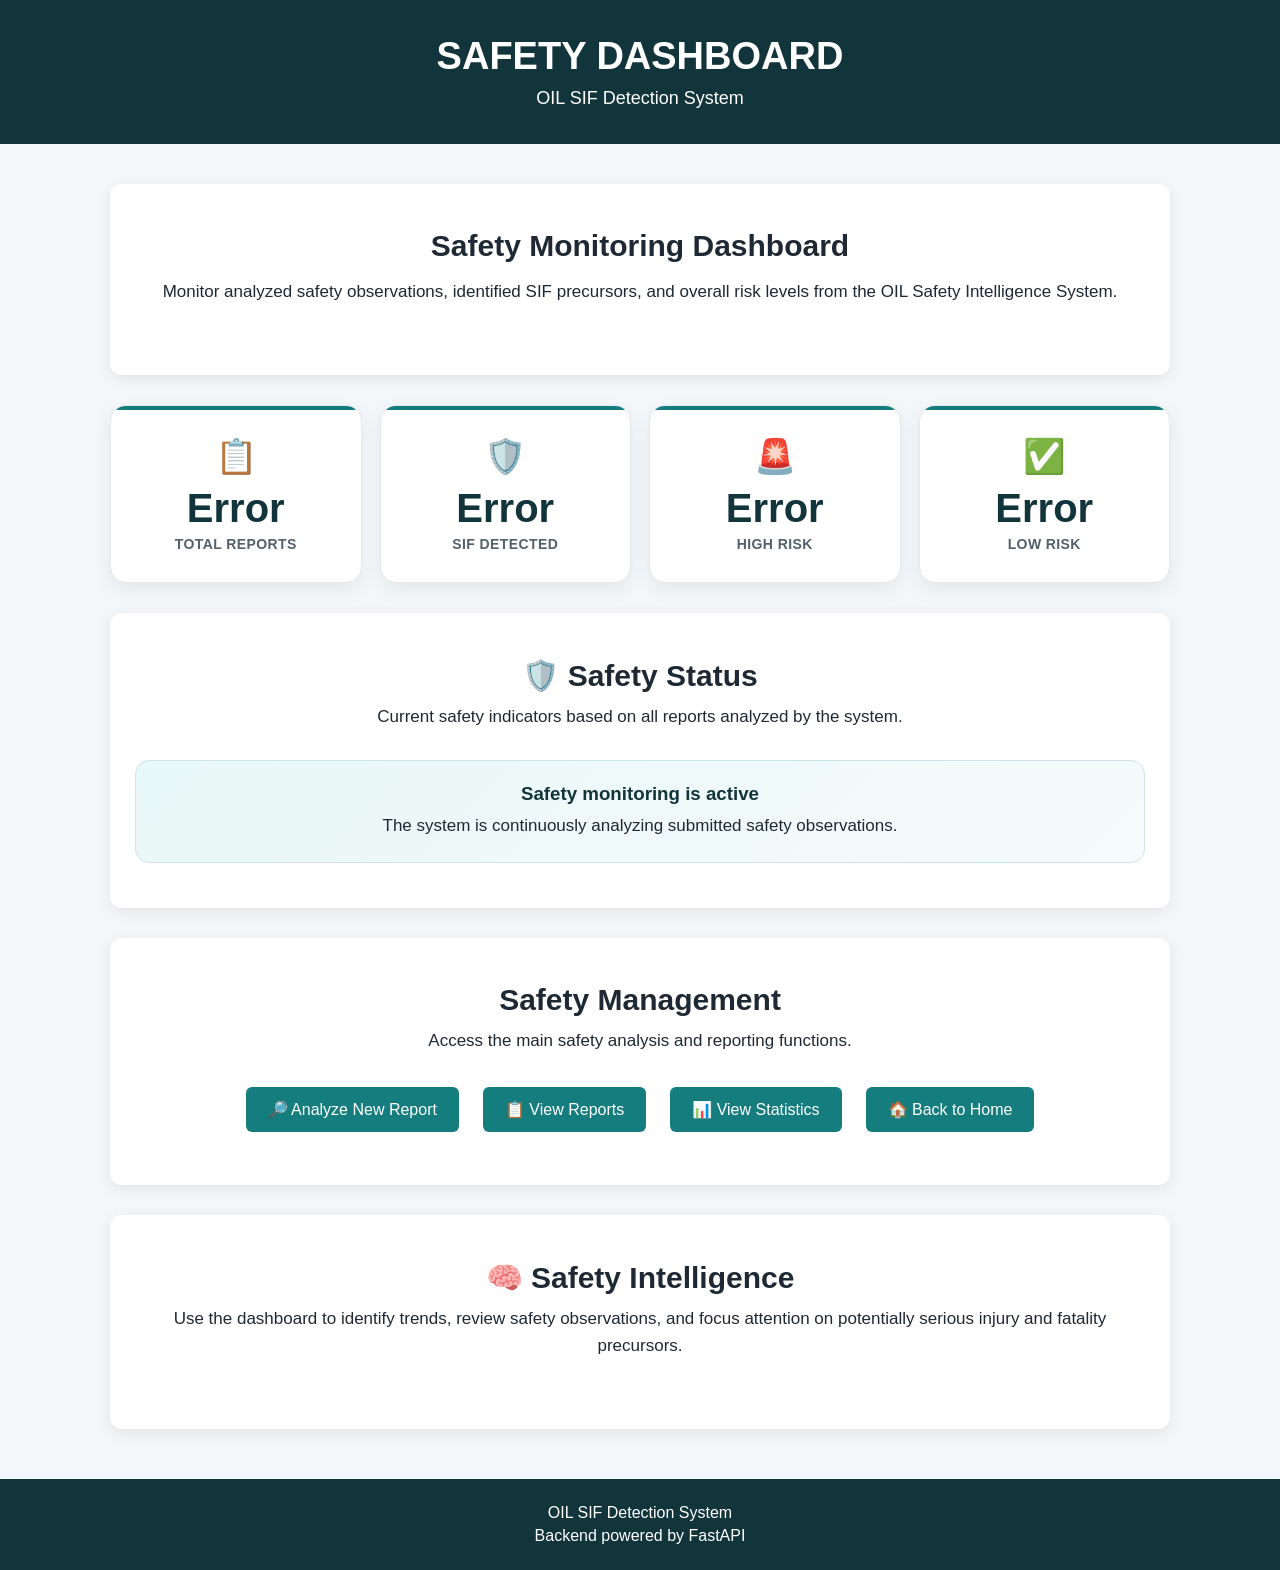
<file: frontenD/dashboard.html>
<!DOCTYPE html><html lang="en"><head><meta charset="UTF-8">

<meta
    name="viewport"
    content="width=device-width, initial-scale=1.0">

<title>Safety Dashboard - OIL SIF Detection</title>

<link
    rel="stylesheet"
    href="css/style.css">

<style>

    /* KPI Dashboard */

    .kpi-grid {
        display: grid;
        grid-template-columns: repeat(4, minmax(0, 1fr));
        gap: 18px;
        margin-top: 30px;
        width: 100%;
    }

    .kpi-card {
        background: white;
        padding: 30px 15px;
        border-radius: 16px;
        border: 1px solid #e2e8eb;
        box-shadow: 0 6px 18px rgba(18, 52, 59, 0.08);
        text-align: center;
        transition: all 0.25s ease;
        position: relative;
        overflow: hidden;
        min-width: 0;
    }

    .kpi-card::before {
        content: "";
        position: absolute;
        top: 0;
        left: 0;
        width: 100%;
        height: 4px;
        background: #167d7f;
    }

    .kpi-card:hover {
        transform: translateY(-5px);
        box-shadow: 0 12px 25px rgba(18, 52, 59, 0.14);
    }

    .kpi-icon {
        font-size: 34px;
        margin-bottom: 10px;
    }

    .kpi-number {
        font-size: 40px;
        font-weight: 700;
        color: #12343b;
        margin: 5px 0;
    }

    .kpi-title {
        font-size: 14px;
        font-weight: 700;
        color: #52616b;
        text-transform: uppercase;
        letter-spacing: 0.4px;
    }

    /* Dashboard Sections */

    .dashboard-section {
        margin-top: 30px;
    }

    .dashboard-section h2 {
        margin-bottom: 10px;
    }

    .dashboard-section p {
        margin-bottom: 25px;
    }

    /* Safety Status */

    .status-banner {
        margin-top: 30px;
        padding: 22px;
        background: linear-gradient(
            135deg,
            #e8f7f7,
            #f6fbfb
        );
        border: 1px solid #cfe5e6;
        border-radius: 14px;
        text-align: center;
    }

    .status-banner h3 {
        color: #12343b;
        margin-bottom: 7px;
    }

    .status-banner p {
        margin-bottom: 0;
    }

    /* Buttons */

    .dashboard-buttons {
        display: flex;
        justify-content: center;
        flex-wrap: wrap;
        gap: 8px;
    }

    /* Tablet */

    @media (max-width: 800px) {

        .kpi-grid {
            grid-template-columns: repeat(2, minmax(0, 1fr));
        }

    }

    /* Mobile */

    @media (max-width: 500px) {

        .kpi-grid {
            grid-template-columns: 1fr;
        }

        .kpi-number {
            font-size: 34px;
        }

    }

</style>

</head><body><!-- Header -->

<header>

    <h1>SAFETY DASHBOARD</h1>

    <p>
        OIL SIF Detection System
    </p>

</header>


<main>

    <!-- Introduction -->

    <section class="welcome">

        <h2>Safety Monitoring Dashboard</h2>

        <p>
            Monitor analyzed safety observations, identified
            SIF precursors, and overall risk levels from the
            OIL Safety Intelligence System.
        </p>

    </section>


    <!-- KPI Cards -->

    <section class="kpi-grid">

        <div class="kpi-card">

            <div class="kpi-icon">
                📋
            </div>

            <div
                id="totalReports"
                class="kpi-number">
                --
            </div>

            <div class="kpi-title">
                Total Reports
            </div>

        </div>


        <div class="kpi-card">

            <div class="kpi-icon">
                🛡️
            </div>

            <div
                id="sifDetected"
                class="kpi-number">
                --
            </div>

            <div class="kpi-title">
                SIF Detected
            </div>

        </div>


        <div class="kpi-card">

            <div class="kpi-icon">
                🚨
            </div>

            <div
                id="highRisk"
                class="kpi-number">
                --
            </div>

            <div class="kpi-title">
                High Risk
            </div>

        </div>


        <div class="kpi-card">

            <div class="kpi-icon">
                ✅
            </div>

            <div
                id="lowRisk"
                class="kpi-number">
                --
            </div>

            <div class="kpi-title">
                Low Risk
            </div>

        </div>

    </section>


    <!-- Safety Status -->

    <section
        class="welcome dashboard-section">

        <h2>🛡️ Safety Status</h2>

        <p>
            Current safety indicators based on all reports
            analyzed by the system.
        </p>

        <div
            id="safetyStatus"
            class="status-banner">

            <h3>
                Safety monitoring is active
            </h3>

            <p>
                The system is continuously analyzing
                submitted safety observations.
            </p>

        </div>

    </section>


    <!-- Safety Management -->

    <section
        class="welcome dashboard-section">

        <h2>Safety Management</h2>

        <p>
            Access the main safety analysis and reporting
            functions.
        </p>

        <div class="dashboard-buttons">

            <button
                onclick="window.location.href='analyze.html'">
                🔎 Analyze New Report
            </button>

            <button
                onclick="window.location.href='reports.html'">
                📋 View Reports
            </button>

            <button
                onclick="window.location.href='statistics.html'">
                📊 View Statistics
            </button>

            <button
                onclick="window.location.href='index.html'">
                🏠 Back to Home
            </button>

        </div>

    </section>


    <!-- Safety Intelligence -->

    <section
        class="welcome dashboard-section">

        <h2>🧠 Safety Intelligence</h2>

        <p>
            Use the dashboard to identify trends, review
            safety observations, and focus attention on
            potentially serious injury and fatality precursors.
        </p>

    </section>

</main>


<!-- Footer -->

<footer>

    <p>
        OIL SIF Detection System
    </p>

    <p>
        Backend powered by FastAPI
    </p>

</footer>


<!-- JavaScript -->

<script src="js/api.js"></script>

<script src="js/dashboard.js"></script>


<script>

    async function updateSafetyStatus() {

        try {

            const data =
                await getStatistics();

            if (!data) {
                return;
            }

            const status =
                document.getElementById(
                    "safetyStatus"
                );

            if (data.high_risk > 0) {

                status.innerHTML = `

                    <h3>
                        ⚠️ High-risk observations detected
                    </h3>

                    <p>
                        ${data.high_risk}
                        high-risk report(s) require
                        attention and review.
                    </p>

                `;

            } else {

                status.innerHTML = `

                    <h3>
                        ✅ No high-risk observations detected
                    </h3>

                    <p>
                        Continue monitoring safety
                        observations regularly.
                    </p>

                `;

            }

        }

        catch (error) {

            console.error(
                "Safety status error:",
                error
            );

        }

    }

    updateSafetyStatus();

</script>

</body></html>
</file>
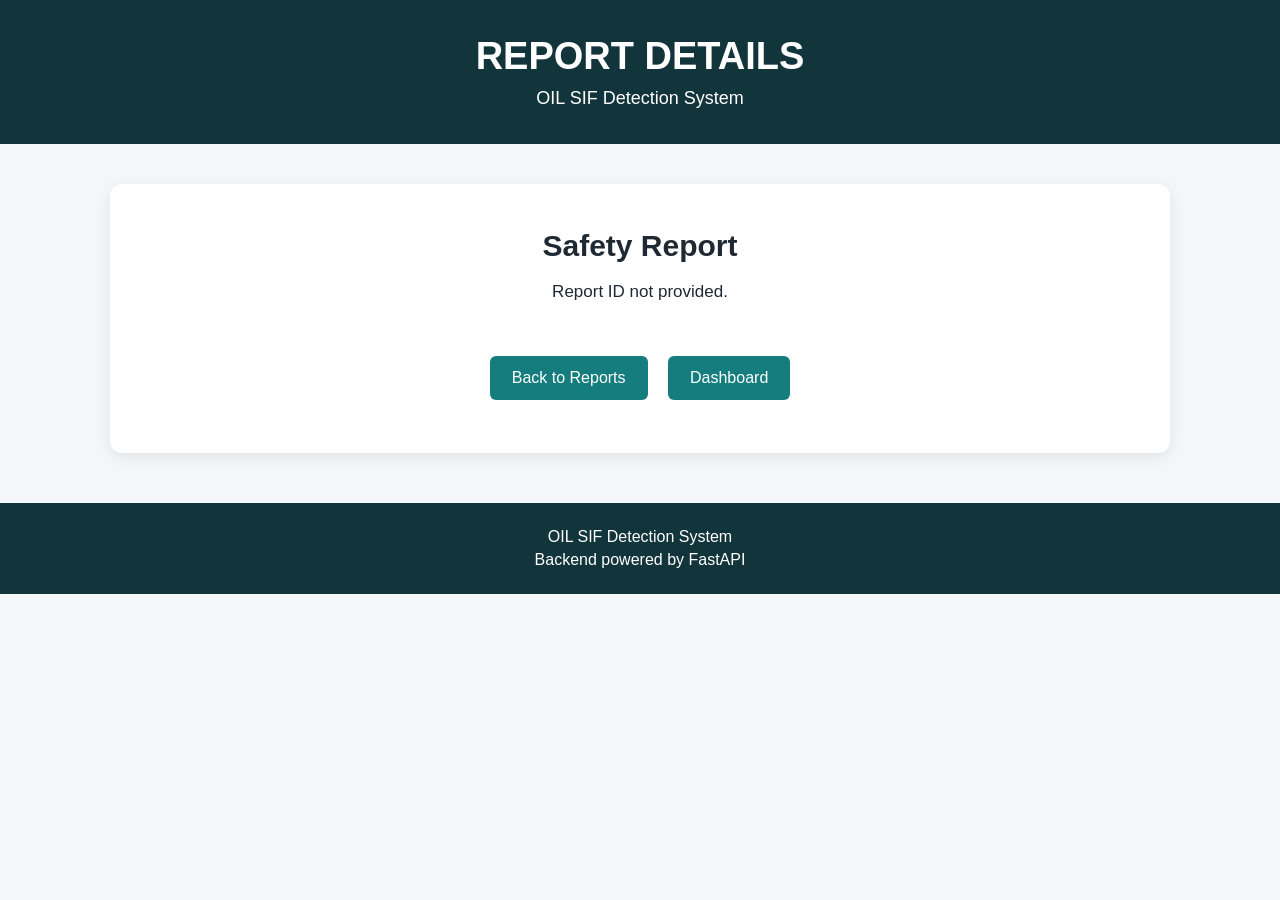
<file: frontenD/report-details.html>
<!DOCTYPE html>
<html lang="en">

<head>
    <meta charset="UTF-8">
    <meta name="viewport" content="width=device-width, initial-scale=1.0">

    <title>Report Details - OIL SIF Detection</title>

    <link rel="stylesheet" href="css/style.css">
</head>

<body>

    <header>
        <h1>REPORT DETAILS</h1>
        <p>OIL SIF Detection System</p>
    </header>


    <main>

        <section class="welcome">

            <h2>Safety Report</h2>

            <div id="reportContainer">

                <p>Loading report...</p>

            </div>

            <br>

            <button onclick="window.location.href='reports.html'">
                Back to Reports
            </button>

            <button onclick="window.location.href='dashboard.html'">
                Dashboard
            </button>

        </section>

    </main>


    <footer>

        <p>OIL SIF Detection System</p>

        <p>Backend powered by FastAPI</p>

    </footer>


    <script src="js/api.js"></script>

    <script>

        async function loadReportDetails() {

            const container =
                document.getElementById("reportContainer");

            // Get report ID from URL
            const urlParams =
                new URLSearchParams(window.location.search);

            const reportId =
                urlParams.get("id");


            // Check ID
            if (!reportId) {

                container.innerHTML = `
                    <p>Report ID not provided.</p>
                `;

                return;
            }


            try {

                // Get report from backend
                const data =
                    await getReport(reportId);


                if (!data.success) {

                    container.innerHTML = `
                        <p>Report not found.</p>
                    `;

                    return;
                }


                const report = data.report;


                // Display report
                container.innerHTML = `

                    <div class="feature-card">

                        <h3>Report #${report.id}</h3>

                        <p>
                            <strong>Observation:</strong><br>
                            ${report.report}
                        </p>

                        <p>
                            <strong>SIF Potential:</strong>
                            ${report.sif_potential}
                        </p>

                        <p>
                            <strong>Risk Level:</strong>
                            ${report.risk_level}
                        </p>

                        <p>
                            <strong>Life Saving Rule:</strong>
                            ${report.life_saving_rule}
                        </p>

                        <p>
                            <strong>Hazard:</strong>
                            ${report.hazard}
                        </p>

                        <p>
                            <strong>Barrier Failure:</strong>
                            ${report.barrier_failure}
                        </p>

                        <p>
                            <strong>Confidence:</strong>
                            ${(report.confidence * 100).toFixed(0)}%
                        </p>

                        <p>
                            <strong>Created At:</strong>
                            ${report.created_at}
                        </p>

                    </div>

                `;

            }

            catch (error) {

                console.error(error);

                container.innerHTML = `
                    <p>
                        Unable to connect to backend.
                    </p>
                `;
            }
        }


        // Load report when page opens
        loadReportDetails();

    </script>

</body>

</html>
</file>
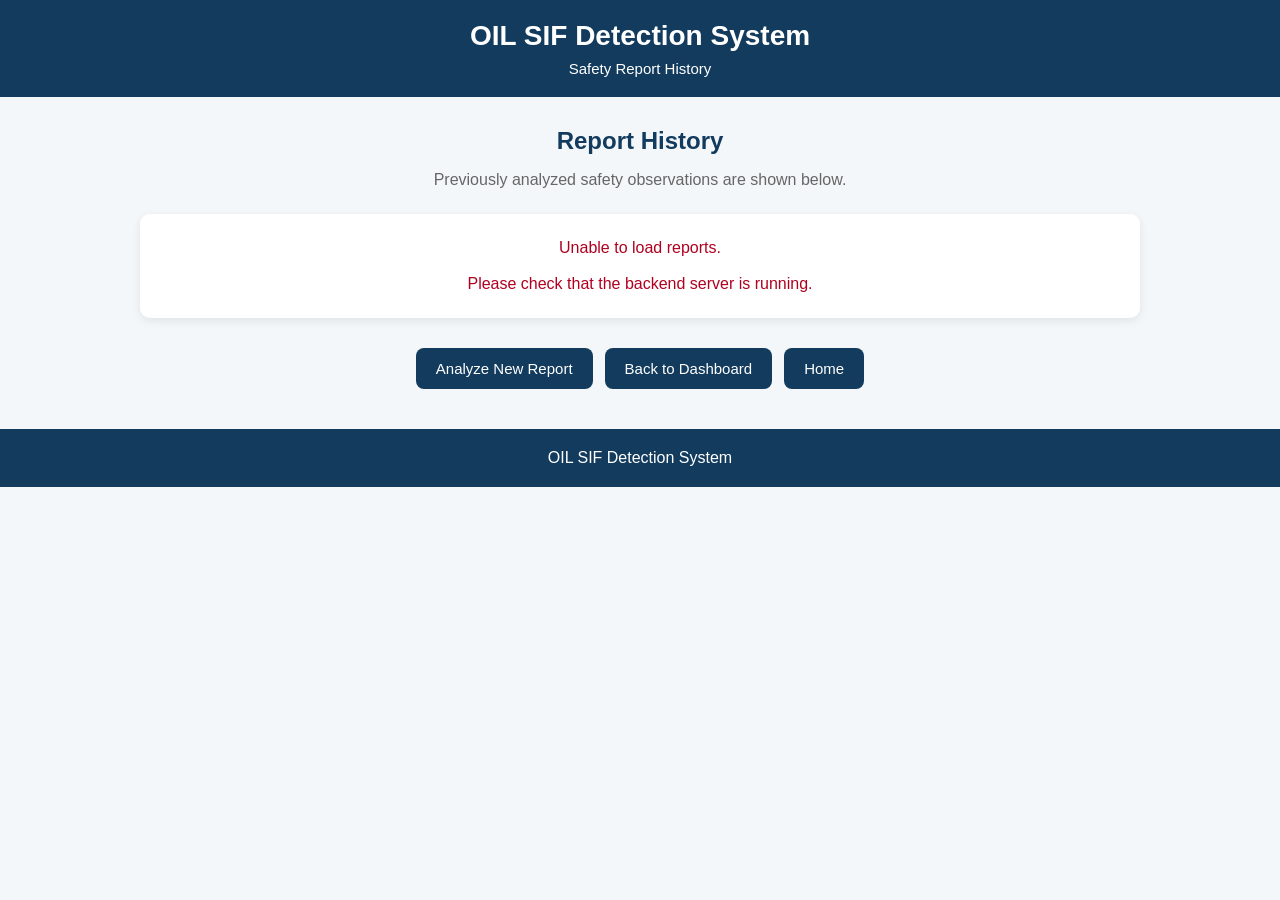
<file: frontenD/reports.html>
<!DOCTYPE html>
<html lang="en">
<head>
    <meta charset="UTF-8">
    <meta name="viewport" content="width=device-width, initial-scale=1.0">

    <title>Report History - OIL SIF Detection</title>

    <style>
        * {
            box-sizing: border-box;
        }

        body {
            margin: 0;
            font-family: Arial, sans-serif;
            background: #f4f7f9;
            color: #222;
        }

        header {
            background: #123b5d;
            color: white;
            padding: 20px;
            text-align: center;
        }

        header h1 {
            margin: 0;
            font-size: 28px;
        }

        header p {
            margin: 8px 0 0;
            font-size: 15px;
        }

        .container {
            width: 92%;
            max-width: 1000px;
            margin: 30px auto;
        }

        .title {
            text-align: center;
            margin-bottom: 25px;
        }

        .title h2 {
            margin-bottom: 8px;
            color: #123b5d;
        }

        .title p {
            color: #666;
        }

        #reportsContainer {
            display: flex;
            flex-direction: column;
            gap: 18px;
        }

        .report-card {
            background: white;
            border-radius: 12px;
            padding: 22px;
            box-shadow: 0 3px 10px rgba(0, 0, 0, 0.10);
            border-left: 5px solid #123b5d;
        }

        .report-card h3 {
            margin-top: 0;
            color: #123b5d;
        }

        .report-card p {
            margin: 10px 0;
            line-height: 1.5;
        }

        .label {
            font-weight: bold;
        }

        .risk {
            font-weight: bold;
        }

        .details {
            margin-top: 15px;
            padding-top: 12px;
            border-top: 1px solid #ddd;
        }

        .loading,
        .no-reports,
        .error {
            background: white;
            padding: 25px;
            text-align: center;
            border-radius: 10px;
            box-shadow: 0 3px 10px rgba(0, 0, 0, 0.08);
        }

        .error {
            color: #b00020;
        }

        .buttons {
            display: flex;
            justify-content: center;
            flex-wrap: wrap;
            gap: 12px;
            margin: 30px 0;
        }

        button {
            border: none;
            padding: 12px 20px;
            border-radius: 8px;
            cursor: pointer;
            font-size: 15px;
            background: #123b5d;
            color: white;
        }

        button:hover {
            opacity: 0.9;
        }

        footer {
            margin-top: 40px;
            padding: 20px;
            background: #123b5d;
            color: white;
            text-align: center;
        }

        @media (max-width: 600px) {
            .container {
                width: 94%;
            }

            header h1 {
                font-size: 23px;
            }

            .report-card {
                padding: 17px;
            }

            button {
                width: 100%;
            }
        }
    </style>
</head>

<body>

<header>
    <h1>OIL SIF Detection System</h1>
    <p>Safety Report History</p>
</header>

<div class="container">

    <div class="title">
        <h2>Report History</h2>
        <p>Previously analyzed safety observations are shown below.</p>
    </div>

    <div id="reportsContainer">
        <div class="loading">
            Loading reports...
        </div>
    </div>

    <div class="buttons">

        <button onclick="goToAnalyze()">
            Analyze New Report
        </button>

        <button onclick="goToDashboard()">
            Back to Dashboard
        </button>

        <button onclick="goToHome()">
            Home
        </button>

    </div>

</div>

<footer>
    OIL SIF Detection System
</footer>


<script>

    // =====================================================
    // BACKEND URL
    // =====================================================

    const API_URL = "http://127.0.0.1:8000";


    // =====================================================
    // LOAD REPORTS
    // =====================================================

    async function loadReports() {

        const container =
            document.getElementById("reportsContainer");

        try {

            const response =
                await fetch(`${API_URL}/reports`);

            if (!response.ok) {
                throw new Error("Failed to load reports");
            }

            const reports =
                await response.json();

            container.innerHTML = "";


            if (!reports || reports.length === 0) {

                container.innerHTML = `
                    <div class="no-reports">
                        No safety reports available.
                    </div>
                `;

                return;
            }


            reports.forEach((report, index) => {

                const card =
                    document.createElement("div");

                card.className = "report-card";


                card.innerHTML = `

                    <h3>
                        Report ${index + 1}
                    </h3>

                    <p>
                        <span class="label">
                            Report ID:
                        </span>

                        ${report.id ?? "N/A"}
                    </p>


                    <p>
                        <span class="label">
                            Observation:
                        </span>

                        ${report.report ?? "N/A"}
                    </p>


                    <p>
                        <span class="label">
                            SIF Detected:
                        </span>

                        ${report.sif_potential ?? "N/A"}
                    </p>


                    <p>
                        <span class="label">
                            Risk Level:
                        </span>

                        <span class="risk">
                            ${report.risk_level ?? "N/A"}
                        </span>
                    </p>


                    <div class="details">

                        <p>
                            <span class="label">
                                Life Saving Rule:
                            </span>

                            ${report.life_saving_rule ?? "N/A"}
                        </p>


                        <p>
                            <span class="label">
                                Hazard:
                            </span>

                            ${report.hazard ?? "N/A"}
                        </p>


                        <p>
                            <span class="label">
                                Barrier Failure:
                            </span>

                            ${report.barrier_failure ?? "N/A"}
                        </p>


                        <p>
                            <span class="label">
                                Confidence:
                            </span>

                            ${
                                report.confidence !== null &&
                                report.confidence !== undefined
                                ? (report.confidence * 100).toFixed(0) + "%"
                                : "N/A"
                            }
                        </p>


                        <p>
                            <span class="label">
                                Created At:
                            </span>

                            ${formatDate(report.created_at)}
                        </p>

                    </div>

                `;


                // IMPORTANT:
                // No DELETE button is created here.
                // Workers can view reports only.

                container.appendChild(card);

            });

        }

        catch (error) {

            console.error("Error:", error);

            container.innerHTML = `

                <div class="error">

                    Unable to load reports.

                    <br><br>

                    Please check that the backend
                    server is running.

                </div>

            `;

        }

    }


    // =====================================================
    // DATE FORMAT
    // =====================================================

    function formatDate(dateValue) {

        if (!dateValue) {
            return "N/A";
        }

        try {

            const date =
                new Date(dateValue);

            if (isNaN(date.getTime())) {
                return dateValue;
            }

            return date.toLocaleString();

        }

        catch (error) {

            return dateValue;

        }

    }


    // =====================================================
    // NAVIGATION
    // =====================================================

    function goToAnalyze() {

        window.location.href =
            "analyse.html";

    }


    function goToDashboard() {

        window.location.href =
            "dashboard.html";

    }


    function goToHome() {

        window.location.href =
            "index.html";

    }


    // =====================================================
    // LOAD REPORTS WHEN PAGE OPENS
    // =====================================================

    loadReports();

</script>

</body>
</html>
</file>
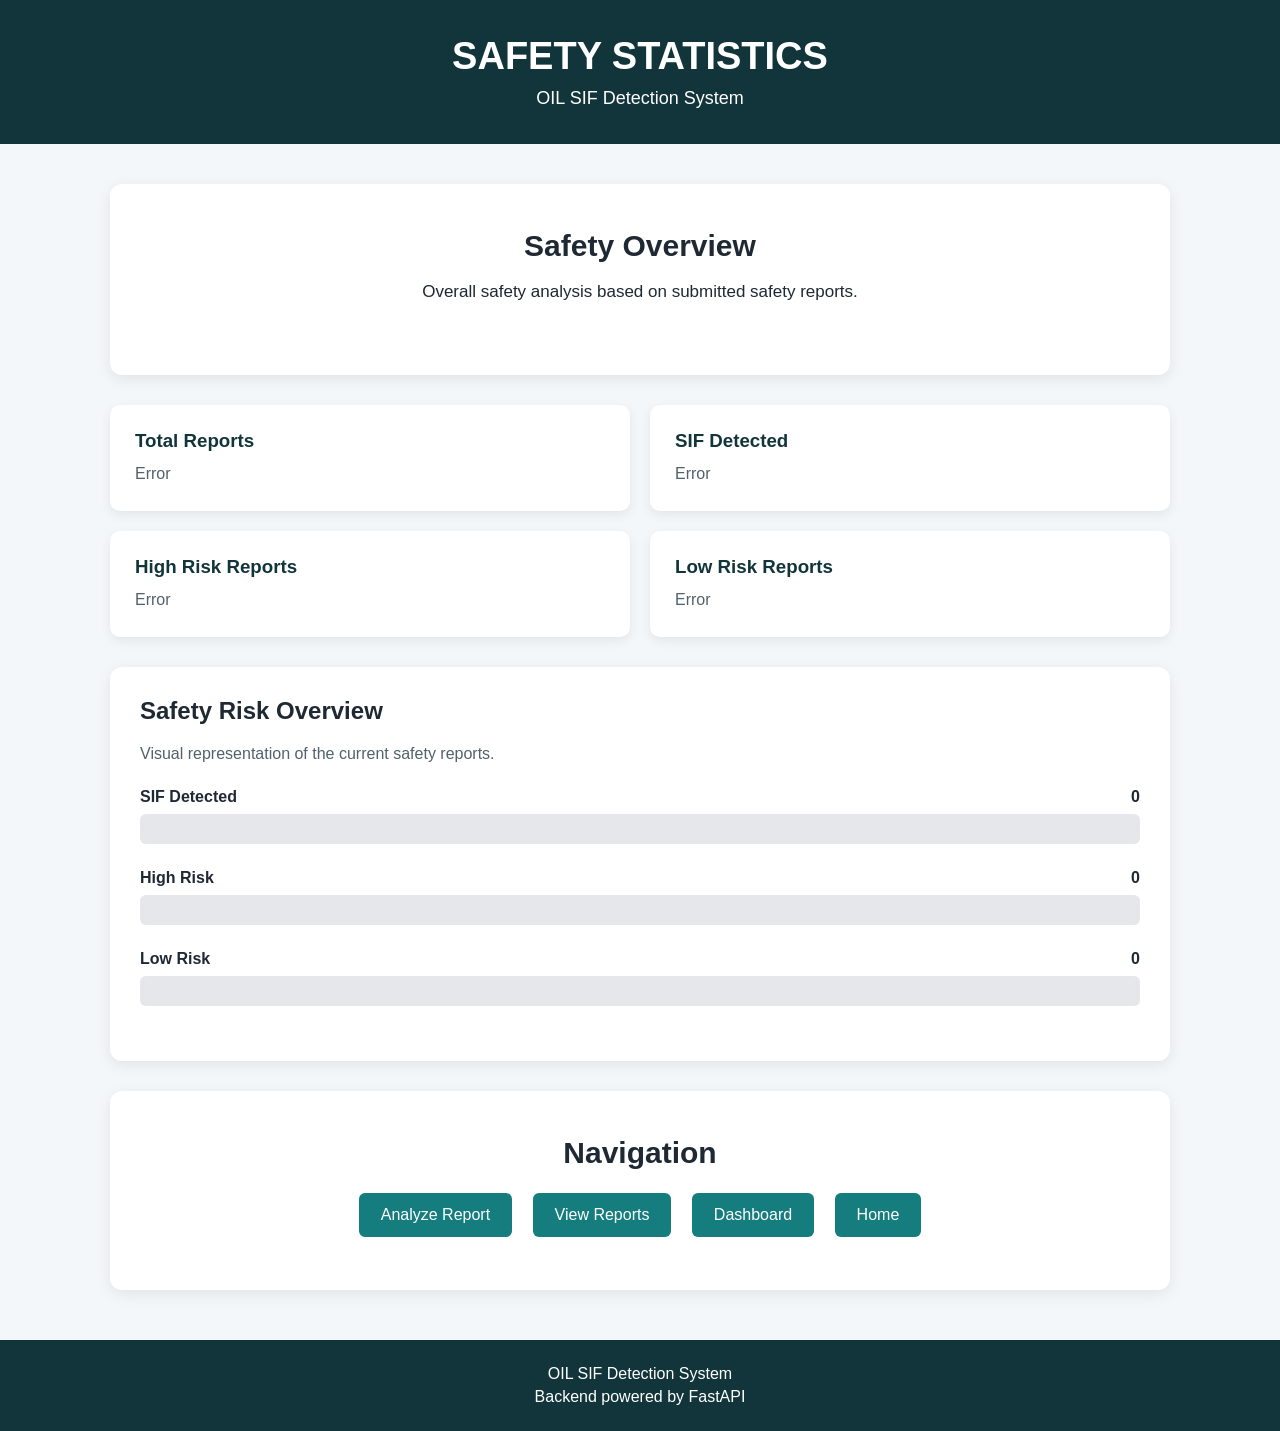
<file: frontenD/statistics.html>
<!DOCTYPE html>
<html lang="en">

<head>

    <meta charset="UTF-8">

    <meta name="viewport" content="width=device-width, initial-scale=1.0">

    <title>Statistics - OIL SIF Detection</title>

    <link rel="stylesheet" href="css/style.css">

    <style>

        /* Statistics chart */

        .chart-box {
            background: white;
            padding: 30px;
            margin-top: 30px;
            border-radius: 12px;
            box-shadow: 0 4px 15px rgba(0, 0, 0, 0.08);
        }

        .bar-container {
            margin: 25px 0;
        }

        .bar-label {
            display: flex;
            justify-content: space-between;
            margin-bottom: 8px;
            font-weight: bold;
        }

        .bar-background {
            width: 100%;
            height: 30px;
            background: #e5e7eb;
            border-radius: 6px;
            overflow: hidden;
        }

        .bar {
            height: 100%;
            width: 0%;
            transition: width 0.8s ease;
        }

        .sif-bar {
            background: #dc2626;
        }

        .high-bar {
            background: #f59e0b;
        }

        .low-bar {
            background: #16a34a;
        }

        .chart-note {
            margin-top: 20px;
            color: #52616b;
        }

    </style>

</head>


<body>


    <!-- HEADER -->

    <header>

        <h1>SAFETY STATISTICS</h1>

        <p>
            OIL SIF Detection System
        </p>

    </header>


    <main>


        <!-- INTRODUCTION -->

        <section class="welcome">

            <h2>Safety Overview</h2>

            <p>
                Overall safety analysis based on submitted safety reports.
            </p>

        </section>


        <!-- STATISTICS CARDS -->

        <section class="features">


            <div class="feature-card">

                <h3>Total Reports</h3>

                <p id="totalReports">
                    Loading...
                </p>

            </div>


            <div class="feature-card">

                <h3>SIF Detected</h3>

                <p id="sifDetected">
                    Loading...
                </p>

            </div>


            <div class="feature-card">

                <h3>High Risk Reports</h3>

                <p id="highRisk">
                    Loading...
                </p>

            </div>


            <div class="feature-card">

                <h3>Low Risk Reports</h3>

                <p id="lowRisk">
                    Loading...
                </p>

            </div>


        </section>


        <!-- VISUAL CHART -->

        <section class="chart-box">

            <h2>Safety Risk Overview</h2>

            <p class="chart-note">
                Visual representation of the current safety reports.
            </p>


            <!-- SIF BAR -->

            <div class="bar-container">

                <div class="bar-label">

                    <span>
                        SIF Detected
                    </span>

                    <span id="chartSif">
                        0
                    </span>

                </div>


                <div class="bar-background">

                    <div
                        id="sifBar"
                        class="bar sif-bar">
                    </div>

                </div>

            </div>


            <!-- HIGH RISK BAR -->

            <div class="bar-container">

                <div class="bar-label">

                    <span>
                        High Risk
                    </span>

                    <span id="chartHigh">
                        0
                    </span>

                </div>


                <div class="bar-background">

                    <div
                        id="highBar"
                        class="bar high-bar">
                    </div>

                </div>

            </div>


            <!-- LOW RISK BAR -->

            <div class="bar-container">

                <div class="bar-label">

                    <span>
                        Low Risk
                    </span>

                    <span id="chartLow">
                        0
                    </span>

                </div>


                <div class="bar-background">

                    <div
                        id="lowBar"
                        class="bar low-bar">
                    </div>

                </div>

            </div>


        </section>


        <!-- NAVIGATION -->

        <section
            class="welcome"
            style="margin-top: 30px;"
        >

            <h2>Navigation</h2>


            <button
                onclick="window.location.href='analyze.html'"
            >
                Analyze Report
            </button>


            <button
                onclick="window.location.href='reports.html'"
            >
                View Reports
            </button>


            <button
                onclick="window.location.href='dashboard.html'"
            >
                Dashboard
            </button>


            <button
                onclick="window.location.href='index.html'"
            >
                Home
            </button>


        </section>


    </main>


    <!-- FOOTER -->

    <footer>

        <p>
            OIL SIF Detection System
        </p>

        <p>
            Backend powered by FastAPI
        </p>

    </footer>


    <!-- JAVASCRIPT -->

    <script src="js/api.js"></script>

    <script src="js/statistics.js"></script>


    <!-- CHART JAVASCRIPT -->

    <script>

        async function loadSafetyChart() {

            try {

                const data = await getStatistics();


                if (!data.success) {

                    throw new Error(
                        "Unable to load statistics"
                    );

                }


                const statistics = data.statistics;


                // Get values

                const total =
                    statistics.total_reports;

                const sif =
                    statistics.sif_detected;

                const high =
                    statistics.high_risk;

                const low =
                    statistics.low_risk;


                // Display numbers

                document.getElementById("chartSif")
                    .textContent = sif;

                document.getElementById("chartHigh")
                    .textContent = high;

                document.getElementById("chartLow")
                    .textContent = low;


                // Calculate bar percentages

                let sifPercentage = 0;

                let highPercentage = 0;

                let lowPercentage = 0;


                if (total > 0) {

                    sifPercentage =
                        (sif / total) * 100;

                    highPercentage =
                        (high / total) * 100;

                    lowPercentage =
                        (low / total) * 100;

                }


                // Update bars

                document.getElementById("sifBar")
                    .style.width =
                    sifPercentage + "%";


                document.getElementById("highBar")
                    .style.width =
                    highPercentage + "%";


                document.getElementById("lowBar")
                    .style.width =
                    lowPercentage + "%";


            }

            catch (error) {

                console.error(
                    "Chart error:",
                    error
                );

            }

        }


        // Load chart

        loadSafetyChart();

    </script>


</body>

</html>
</file>
<file: docs/css/style.css>
* {
  margin: 0;
  padding: 0;
  box-sizing: border-box;
  }

body {
font-family: Arial, sans-serif;
background: #eef3f5;
color: #1f2933;
min-height: 100vh;
line-height: 1.6;
}

/* Header */
header {
background: linear-gradient(135deg, #12343b, #167d7f);
color: white;
text-align: center;
padding: 45px 20px;
box-shadow: 0 4px 15px rgba(0, 0, 0, 0.12);
}

header h1 {
font-size: 40px;
letter-spacing: 1px;
margin-bottom: 8px;
}

header p {
font-size: 18px;
opacity: 0.95;
}

/* Main */
main {
max-width: 1100px;
margin: 45px auto;
padding: 0 20px;
}

/* Welcome / Hero Sections */
.welcome {
background: white;
text-align: center;
padding: 45px 30px;
border-radius: 16px;
box-shadow: 0 6px 20px rgba(18, 52, 59, 0.10);
border: 1px solid #e2e8eb;
}

.welcome h2 {
font-size: 30px;
color: #12343b;
margin-bottom: 15px;
}

.welcome p {
max-width: 850px;
margin: 0 auto 25px;
font-size: 17px;
line-height: 1.7;
color: #52616b;
}

/* Buttons */
button {
background: #167d7f;
color: white;
border: none;
padding: 13px 24px;
margin: 8px;
border-radius: 8px;
font-size: 16px;
font-weight: 600;
cursor: pointer;
transition: all 0.2s ease;
box-shadow: 0 3px 8px rgba(22, 125, 127, 0.20);
}

button:hover {
background: #0f5f61;
transform: translateY(-2px);
box-shadow: 0 5px 12px rgba(22, 125, 127, 0.25);
}

button:active {
transform: translateY(0);
}

/* Features */
.features {
display: grid;
grid-template-columns: repeat(2, 1fr);
gap: 22px;
margin-top: 30px;
}

.feature-card {
background: white;
padding: 28px;
border-radius: 14px;
box-shadow: 0 5px 16px rgba(18, 52, 59, 0.08);
border: 1px solid #e2e8eb;
transition: all 0.2s ease;
}

.feature-card:hover {
transform: translateY(-3px);
box-shadow: 0 8px 20px rgba(18, 52, 59, 0.13);
}

.feature-card h3 {
margin-bottom: 10px;
color: #12343b;
font-size: 20px;
}

.feature-card p {
line-height: 1.6;
color: #52616b;
}

/* Safety Result Text */
#sifPotential,
#riskLevel {
font-weight: 700;
font-size: 18px;
}

/* Confidence Bar */
#confidenceBarContainer {
margin-top: 12px;
}

#confidenceBar {
background: linear-gradient(90deg, #167d7f, #24a6a8);
border-radius: 10px;
}

/* Text Area */
textarea {
width: 100%;
max-width: 900px;
padding: 16px;
margin: 20px auto;
display: block;
border: 1px solid #cbd5da;
border-radius: 10px;
resize: vertical;
font-family: Arial, sans-serif;
font-size: 16px;
line-height: 1.5;
color: #1f2933;
background: #fafdfe;
transition: border-color 0.2s ease, box-shadow 0.2s ease;
}

textarea:focus {
outline: none;
border-color: #167d7f;
box-shadow: 0 0 0 3px rgba(22, 125, 127, 0.12);
}

textarea::placeholder {
color: #87949b;
}

/* Footer */
footer {
text-align: center;
background: #12343b;
color: white;
padding: 25px 20px;
margin-top: 60px;
}

footer p {
margin: 5px;
opacity: 0.9;
}

/* Mobile */
@media (max-width: 700px) {

header {
    padding: 35px 15px;
}

header h1 {
    font-size: 30px;
}

header p {
    font-size: 16px;
}

main {
    margin: 25px auto;
    padding: 0 15px;
}

.welcome {
    padding: 32px 18px;
}

.welcome h2 {
    font-size: 24px;
}

.welcome p {
    font-size: 16px;
}

.features {
    grid-template-columns: 1fr;
    gap: 16px;
}

.feature-card {
    padding: 22px;
}

button {
    width: 90%;
    max-width: 320px;
    margin: 6px auto;
}

textarea {
    font-size: 15px;
}

}
</file>
<file: frontenD/css/style.css>
* {
    margin: 0;
    padding: 0;
    box-sizing: border-box;
}

body {
    font-family: Arial, sans-serif;
    background: #f4f7f9;
    color: #1f2933;
    min-height: 100vh;
}

/* Header */
header {
    background: #12343b;
    color: white;
    text-align: center;
    padding: 35px 20px;
}

header h1 {
    font-size: 38px;
    margin-bottom: 10px;
}

header p {
    font-size: 18px;
}

/* Main */
main {
    max-width: 1100px;
    margin: 40px auto;
    padding: 0 20px;
}

/* Welcome section */
.welcome {
    background: white;
    text-align: center;
    padding: 45px 25px;
    border-radius: 12px;
    box-shadow: 0 4px 15px rgba(0, 0, 0, 0.08);
}

.welcome h2 {
    font-size: 30px;
    margin-bottom: 15px;
}

.welcome p {
    font-size: 17px;
    margin-bottom: 25px;
    line-height: 1.6;
}

/* Buttons */
button {
    background: #167d7f;
    color: white;
    border: none;
    padding: 13px 22px;
    margin: 8px;
    border-radius: 6px;
    font-size: 16px;
    cursor: pointer;
}

button:hover {
    background: #0f5f61;
}

/* Features */
.features {
    display: grid;
    grid-template-columns: repeat(2, 1fr);
    gap: 20px;
    margin-top: 30px;
}

.feature-card {
    background: white;
    padding: 25px;
    border-radius: 10px;
    box-shadow: 0 4px 12px rgba(0, 0, 0, 0.07);
}

.feature-card h3 {
    margin-bottom: 10px;
    color: #12343b;
}

.feature-card p {
    line-height: 1.5;
    color: #52616b;
}

/* Footer */
footer {
    text-align: center;
    background: #12343b;
    color: white;
    padding: 20px;
    margin-top: 50px;
}

footer p {
    margin: 5px;
}

/* Mobile */
@media (max-width: 700px) {

    header h1 {
        font-size: 30px;
    }

    .features {
        grid-template-columns: 1fr;
    }

    .welcome h2 {
        font-size: 24px;
    }
}
</file>
